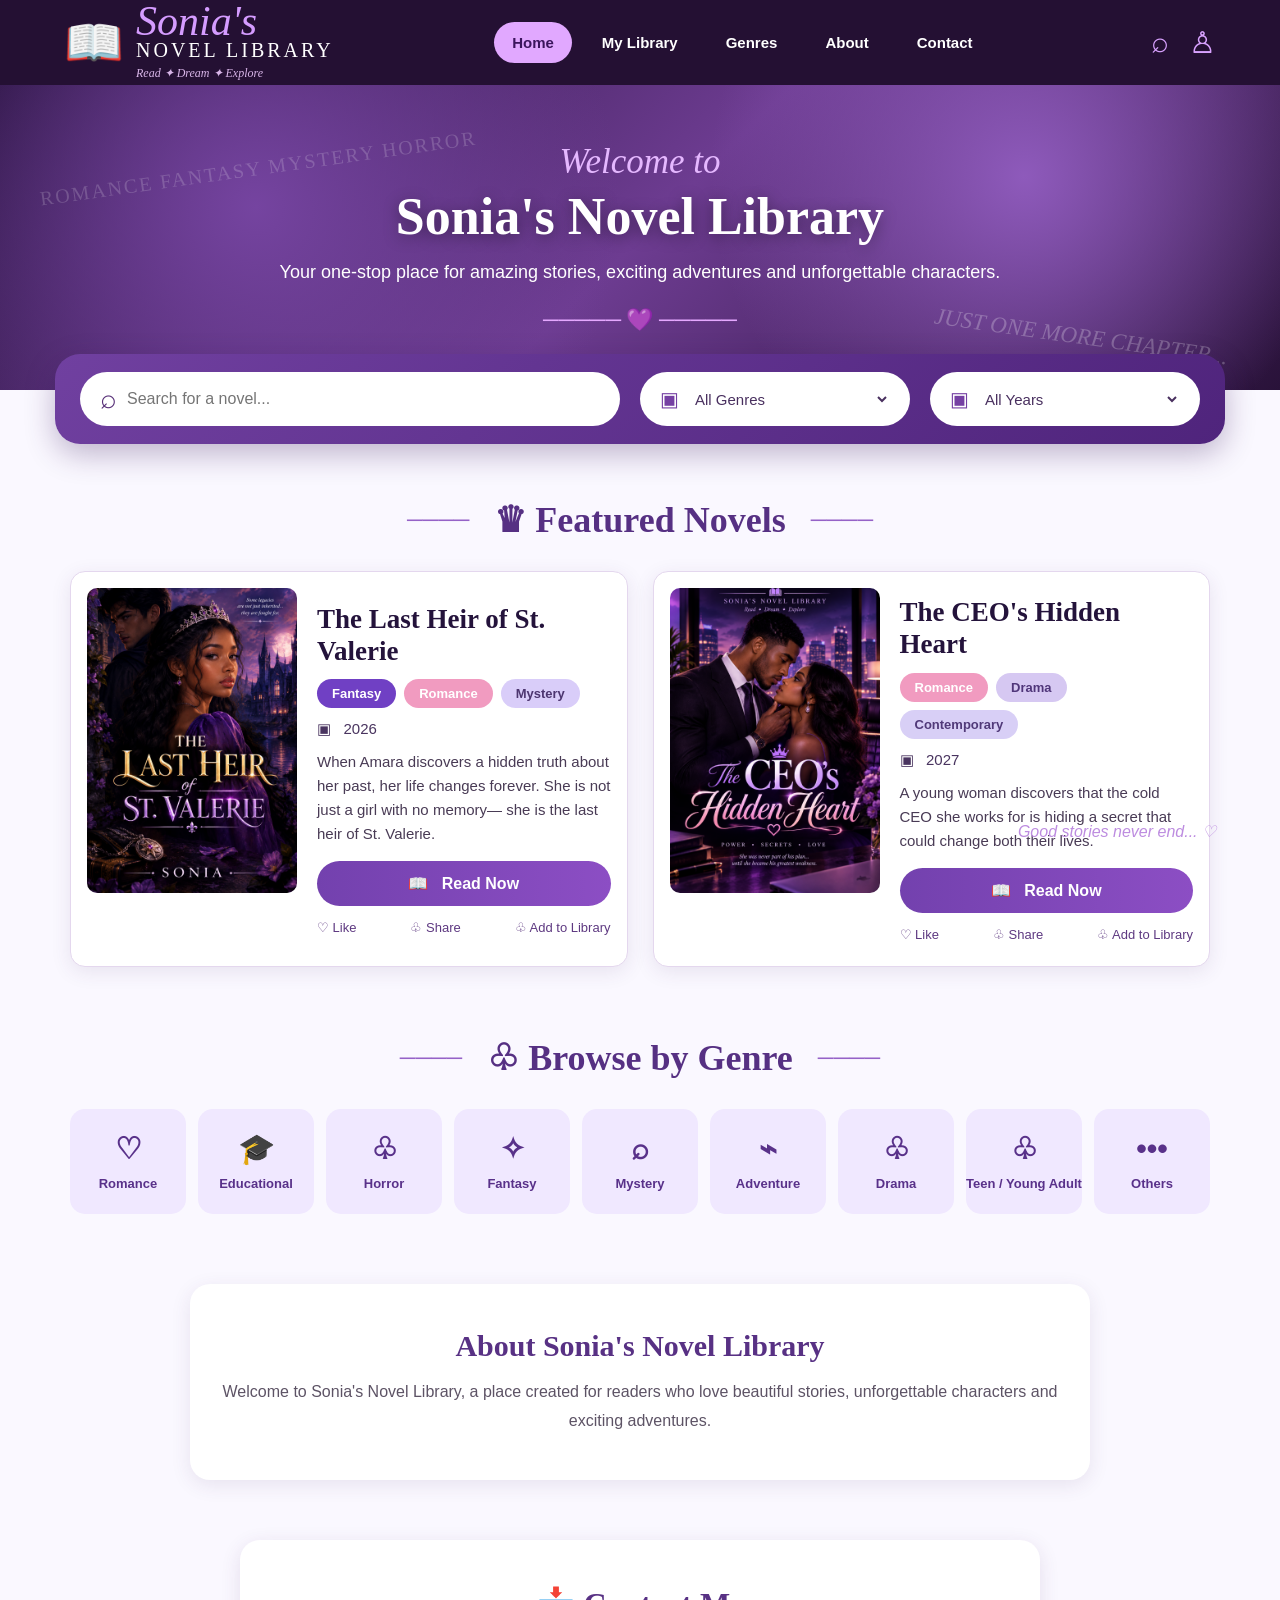
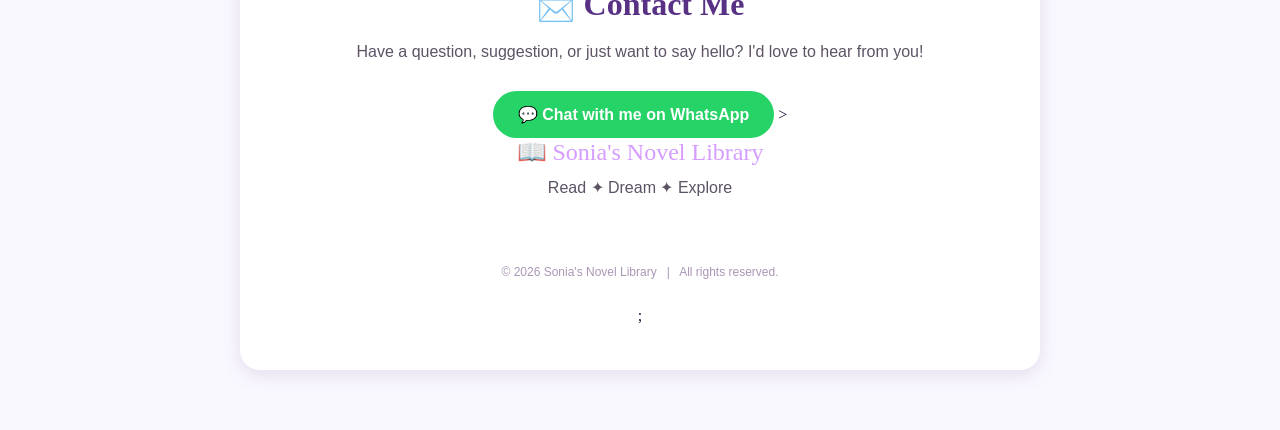
<file: index.html>
<!DOCTYPE html>
<html lang="en">

<head>
    <meta charset="UTF-8">
    <meta name="viewport" content="width=device-width, initial-scale=1.0">

    <title>Sonia's Novel Library</title>

    <link rel="stylesheet" href="style.css">
</head>

<body>

    <!-- ================= HEADER ================= -->

    <header class="main-header">

        <div class="logo">

            <div class="book-logo">📖</div>

            <div>
                <div class="logo-name">Sonia's</div>
                <div class="logo-subtitle">NOVEL LIBRARY</div>
                <div class="logo-motto">
                    Read ✦ Dream ✦ Explore
                </div>
            </div>

        </div>


        <nav>

            <a href="#home" class="active">Home</a>

            <a href="#library">
                My Library
            </a>

            <a href="#genres">
                Genres
            </a>

            <a href="#about">
                About
            </a>

            <a href="#contact">
                Contact
            </a>

        </nav>


        <div class="header-icons">
            <span>⌕</span>
            <span>♙</span>
        </div>

    </header>



    <!-- ================= HERO ================= -->

    <section class="hero" id="home">

        <div class="hero-overlay">

            <p class="hero-welcome">
                Welcome to
            </p>

            <h1>
                Sonia's Novel Library
            </h1>

            <p class="hero-description">
                Your one-stop place for amazing stories,
                exciting adventures and unforgettable characters.
            </p>

            <div class="hero-decoration">
                ───── 💜 ─────
            </div>

        </div>

    </section>



    <!-- ================= SEARCH ================= -->

    <section class="search-section">

        <div class="search-box">

            <span class="search-icon">⌕</span>

            <input
                type="text"
                id="searchInput"
                placeholder="Search for a novel..."
            >

        </div>


        <div class="filter-box">

            <span>▣</span>

            <select id="genreFilter">

                <option value="all">
                    All Genres
                </option>

                <option value="Romance">
                    Romance
                </option>

                <option value="Educational">
                    Educational
                </option>

                <option value="Horror">
                    Horror
                </option>

                <option value="Fantasy">
                    Fantasy
                </option>

                <option value="Mystery">
                    Mystery
                </option>

                <option value="Adventure">
                    Adventure
                </option>

                <option value="Drama">
                    Drama
                </option>

            </select>

        </div>


        <div class="filter-box">

            <span>▣</span>

            <select id="yearFilter">

                <option value="all">
                    All Years
                </option>

                <option value="2026">
                    2026
                </option>

                <option value="2027">
                    2027
                </option>

                <option value="2028">
                    2028
                </option>

                <option value="2029">
                    2029
                </option>

                <option value="2030">
                    2030
                </option>

            </select>

        </div>

    </section>



    <!-- ================= FEATURED NOVELS ================= -->

    <main>

        <section class="featured-section" id="library">

            <div class="section-title">

                <span>────</span>

                <h2>♛ Featured Novels</h2>

                <span>────</span>

            </div>


            <div class="novel-grid">


                <!-- ========== NOVEL 1 ========== -->

                <article
                    class="novel-card"
                    data-genre="Fantasy"
                    data-year="2026"
                >

                    <img
                        src="images/last-heir.jpg"
                        alt="The Last Heir of St. Valerie"
                    >


                    <div class="novel-content">

                        <h3>
                            The Last Heir of
                            St. Valerie
                        </h3>


                        <div class="tags">

                            <span class="tag fantasy">
                                Fantasy
                            </span>

                            <span class="tag romance">
                                Romance
                            </span>

                            <span class="tag mystery">
                                Mystery
                            </span>

                        </div>


                        <p class="year">
                            ▣ &nbsp; 2026
                        </p>


                        <p class="description">
                            When Amara discovers a hidden truth
                            about her past, her life changes forever.
                            She is not just a girl with no memory—
                            she is the last heir of St. Valerie.
                        </p>


                        <a
                            href="novels/last-heir.html"
                            class="read-button"
                        >
                            📖 &nbsp; Read Now
                        </a>


                        <div class="novel-actions">

                            <button>
                                ♡ Like
                            </button>

                            <button>
                                ♧ Share
                            </button>

                            <button>
                                ♧ Add to Library
                            </button>

                        </div>

                    </div>

                </article>



                <!-- ========== NOVEL 2 ========== -->

                <article
                    class="novel-card"
                    data-genre="Romance"
                    data-year="2027"
                >

                    <img
                        src="images/ceo-hidden-heart.png"
                        alt="The CEO's Hidden Heart"
                    >


                    <div class="novel-content">

                        <h3>
                            The CEO's Hidden
                            Heart
                        </h3>


                        <div class="tags">

                            <span class="tag romance">
                                Romance
                            </span>

                            <span class="tag drama">
                                Drama
                            </span>

                            <span class="tag contemporary">
                                Contemporary
                            </span>

                        </div>


                        <p class="year">
                            ▣ &nbsp; 2027
                        </p>


                        <p class="description">
                            A young woman discovers that the cold
                            CEO she works for is hiding a secret
                            that could change both their lives.
                        </p>


                        <a
                            href="novels/ceo-hidden-heart.html"
                            class="read-button"
                        >
                            📖 &nbsp; Read Now
                        </a>


                        <div class="novel-actions">

                            <button>
                                ♡ Like
                            </button>

                            <button>
                                ♧ Share
                            </button>

                            <button>
                                ♧ Add to Library
                            </button>

                        </div>

                    </div>

                </article>

            </div>

        </section>



        <!-- ================= GENRES ================= -->

        <section
            class="genres-section"
            id="genres"
        >

            <div class="section-title">

                <span>────</span>

                <h2>♧ Browse by Genre</h2>

                <span>────</span>

            </div>


            <div class="genre-grid">


                <button class="genre-box" data-genre="Romance">
                    <strong>♡</strong>
                    <span>Romance</span>
                </button>


                <button class="genre-box" data-genre="Educational">
                    <strong>🎓</strong>
                    <span>Educational</span>
                </button>


                <button class="genre-box" data-genre="Horror">
                    <strong>♧</strong>
                    <span>Horror</span>
                </button>


                <button class="genre-box" data-genre="Fantasy">
                    <strong>✧</strong>
                    <span>Fantasy</span>
                </button>


                <button class="genre-box" data-genre="Mystery">
                    <strong>⌕</strong>
                    <span>Mystery</span>
                </button>


                <button class="genre-box" data-genre="Adventure">
                    <strong>⌁</strong>
                    <span>Adventure</span>
                </button>


                <button class="genre-box" data-genre="Drama">
                    <strong>♧</strong>
                    <span>Drama</span>
                </button>


                <button class="genre-box">
                    <strong>♧</strong>
                    <span>Teen / Young Adult</span>
                </button>


                <button
                    class="genre-box"
                    data-genre="all"
                >
                    <strong>•••</strong>
                    <span>Others</span>
                </button>

            </div>

        </section>



        <!-- ================= ABOUT ================= -->

        <section
            class="about-section"
            id="about"
        >

            <h2>About Sonia's Novel Library</h2>

            <p>
                Welcome to Sonia's Novel Library, a place
                created for readers who love beautiful stories,
                unforgettable characters and exciting adventures.
            </p>

        </section>

    </main>



    <!-- ================= FOOTER ================= -->

    <footer
        <section class="contact-section" id="contact">

    <h2>📩 Contact Me</h2>

    <p>
        Have a question, suggestion, or just want to say hello?
        I'd love to hear from you!
    </p>

    <a
        href="https://wa.me/07040806806?text=Hello%20Sonia%2C%20I%20found%20your%20Novel%20Library!"
        target="_blank"
        class="whatsapp-button"
    >
        💬 Chat with me on WhatsApp
    </a>

</section>
    >

        <div class="footer-logo">
            📖 Sonia's Novel Library
        </div>

        <p>
            Read ✦ Dream ✦ Explore
        </p>

        <div class="footer-links">

            <a href="#home">Home</a>

            <a href="#library">My Library</a>

            <a href="#genres">Genres</a>

            <a href="#about">About</a>

            <a href="#contact">Contact</a>

        </div>

        <p class="copyright">
            © 2026 Sonia's Novel Library
            &nbsp; | &nbsp;
            All rights reserved.
        </p>

        <p class="footer-ending">
            Good stories never end... ♡
        </p>
;
    </footer>



    <script src="script.js"></script>

</body>

</html>
</file>
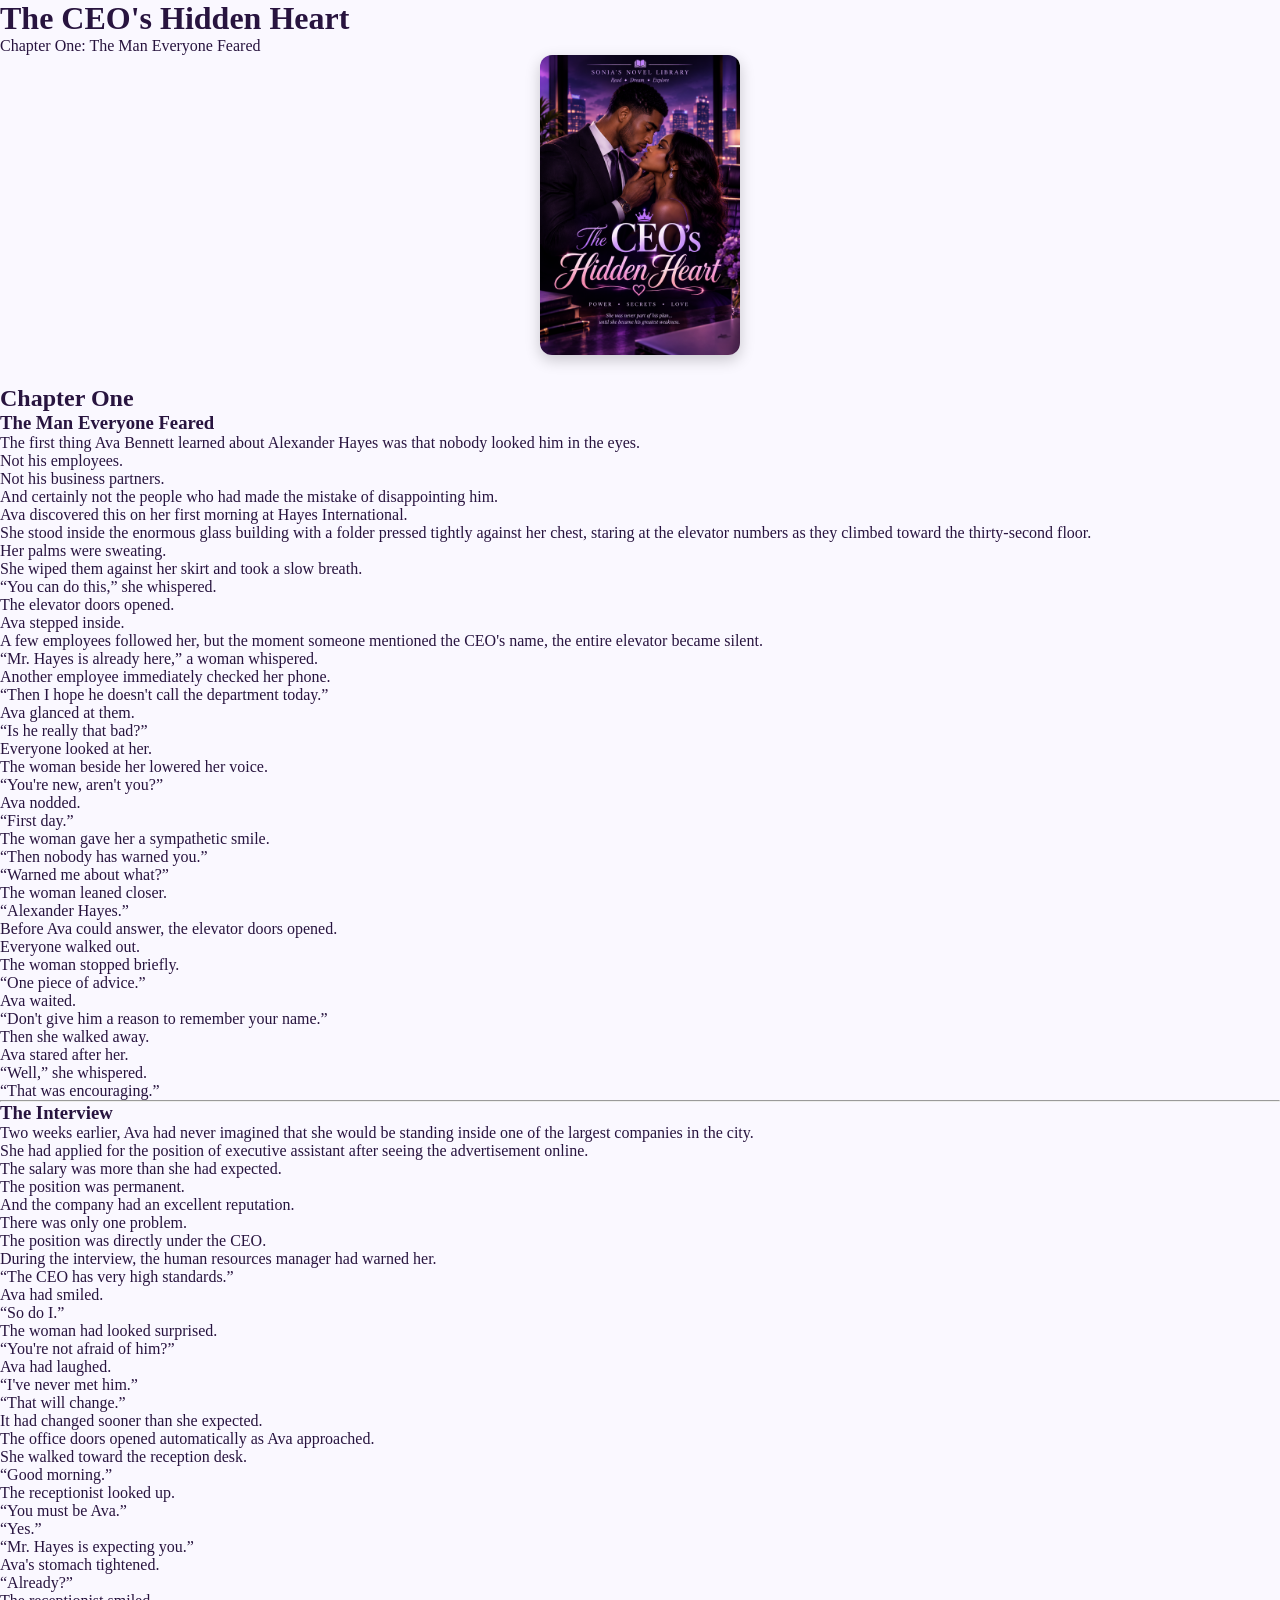
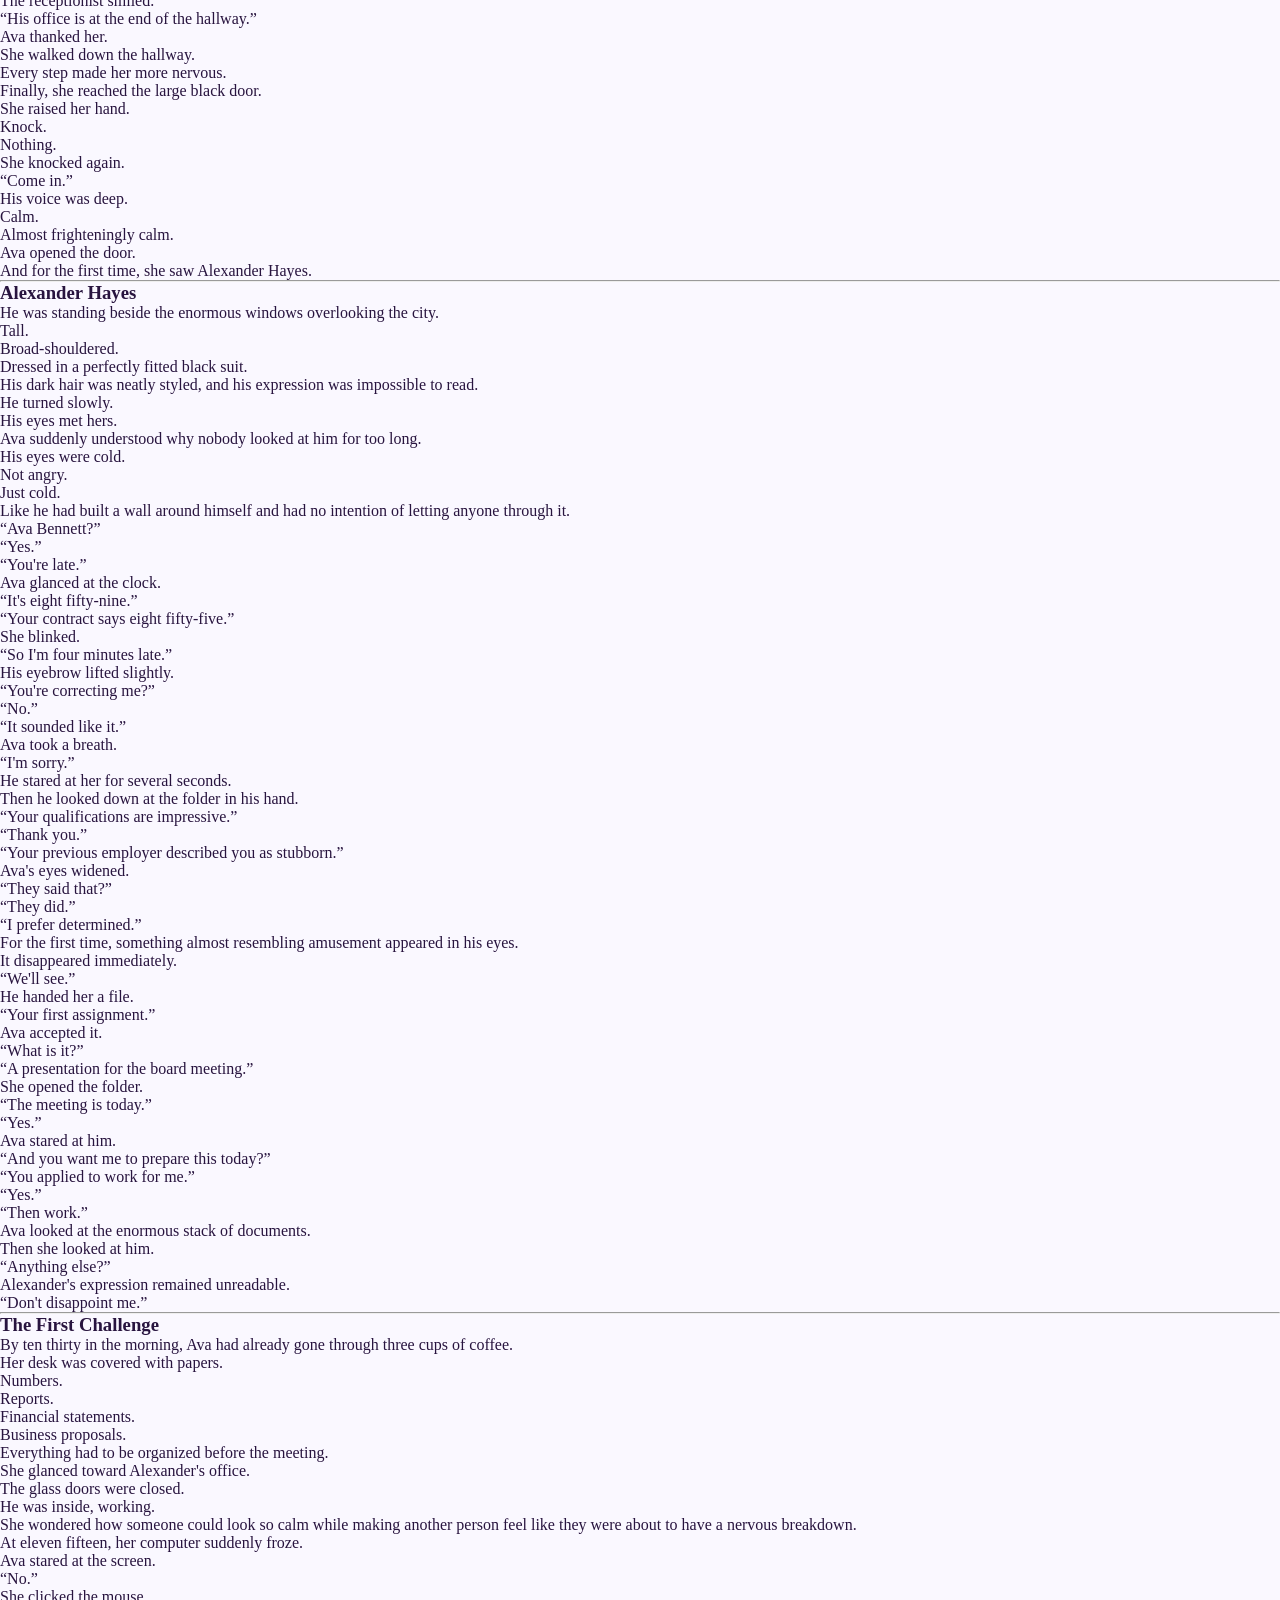
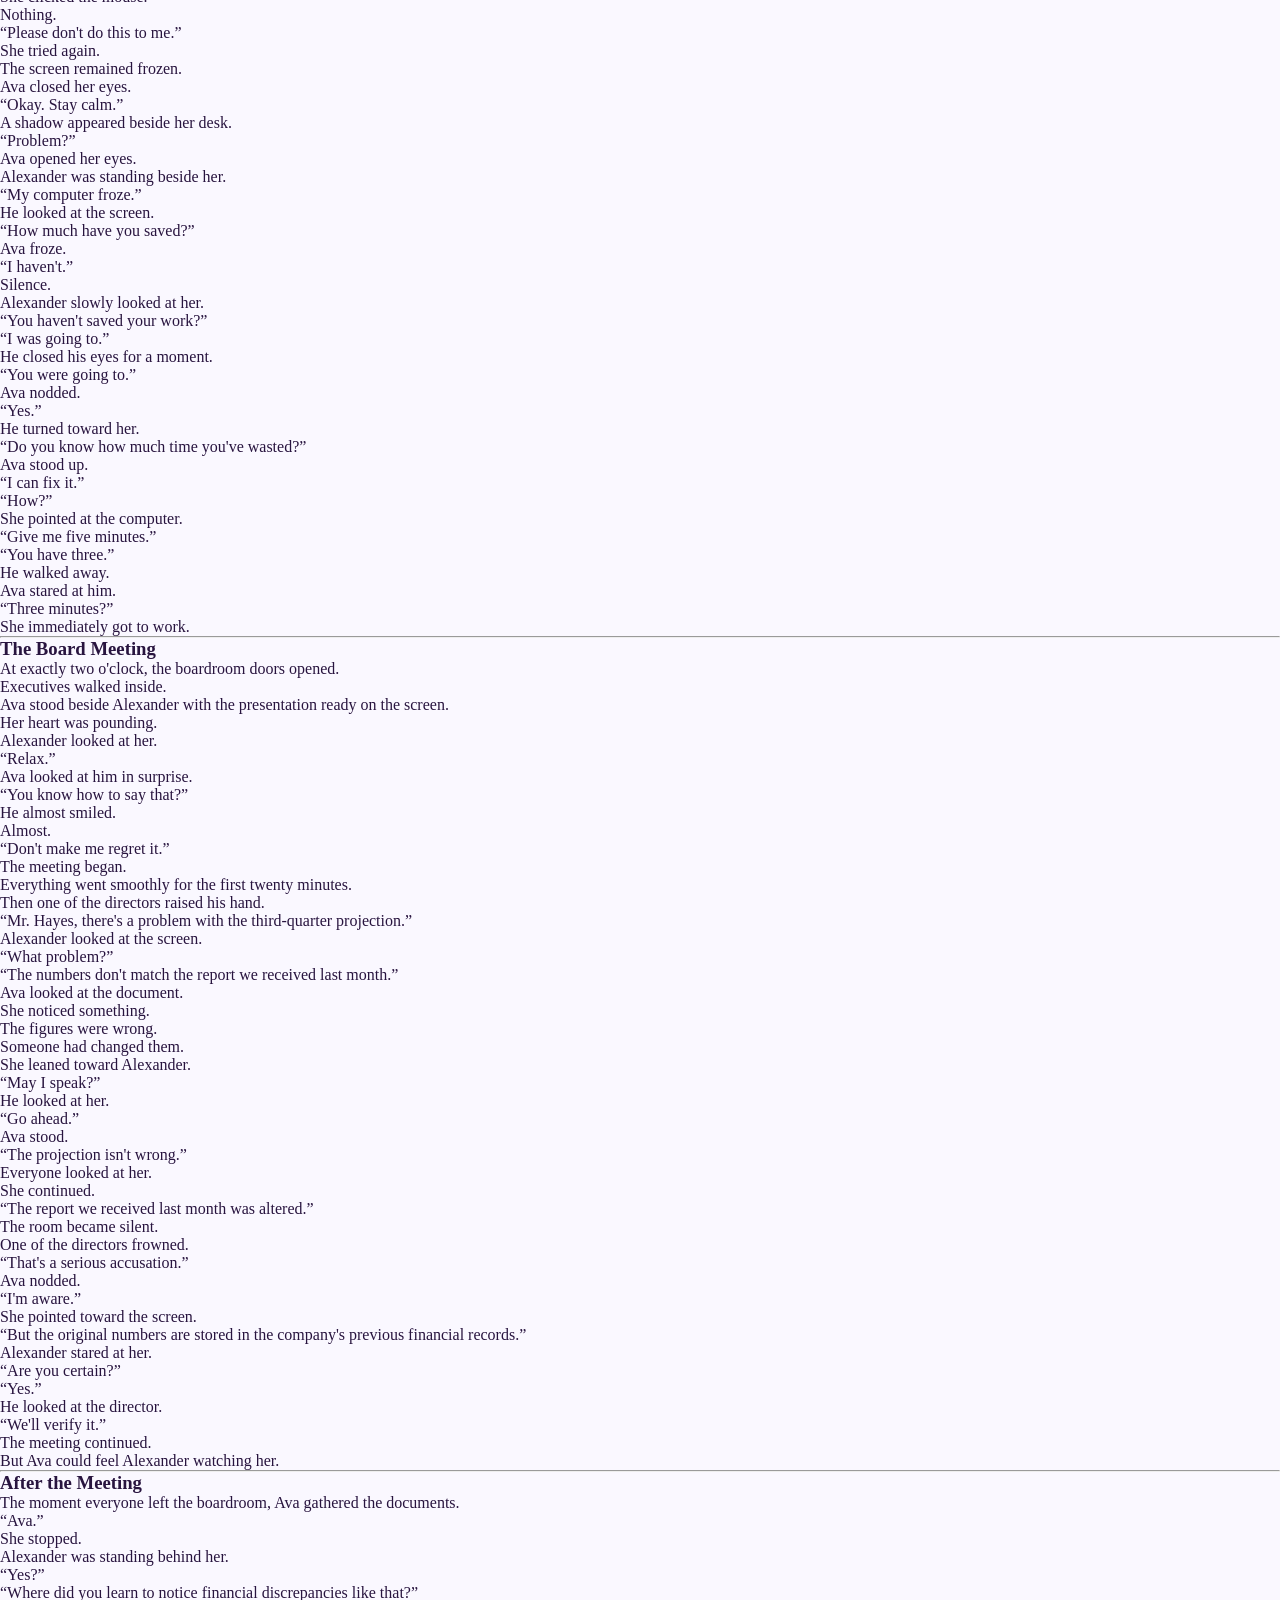
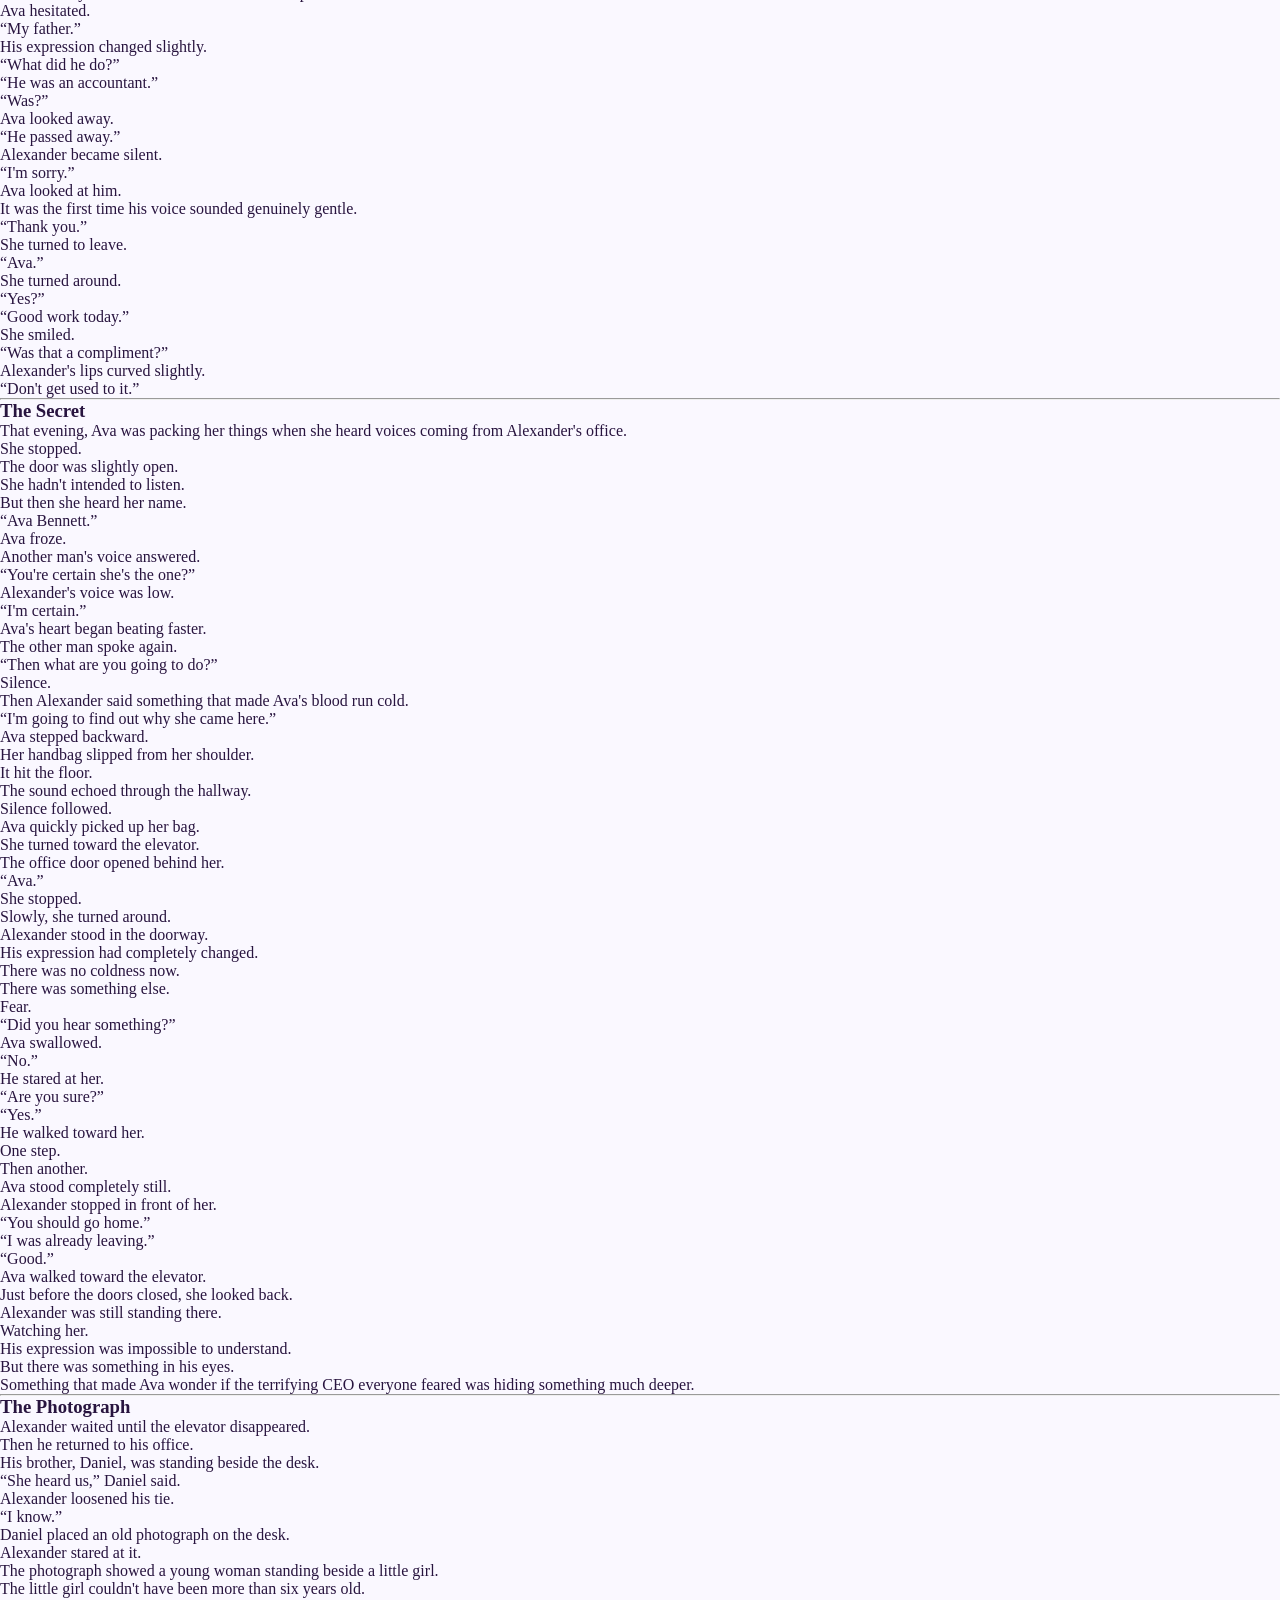
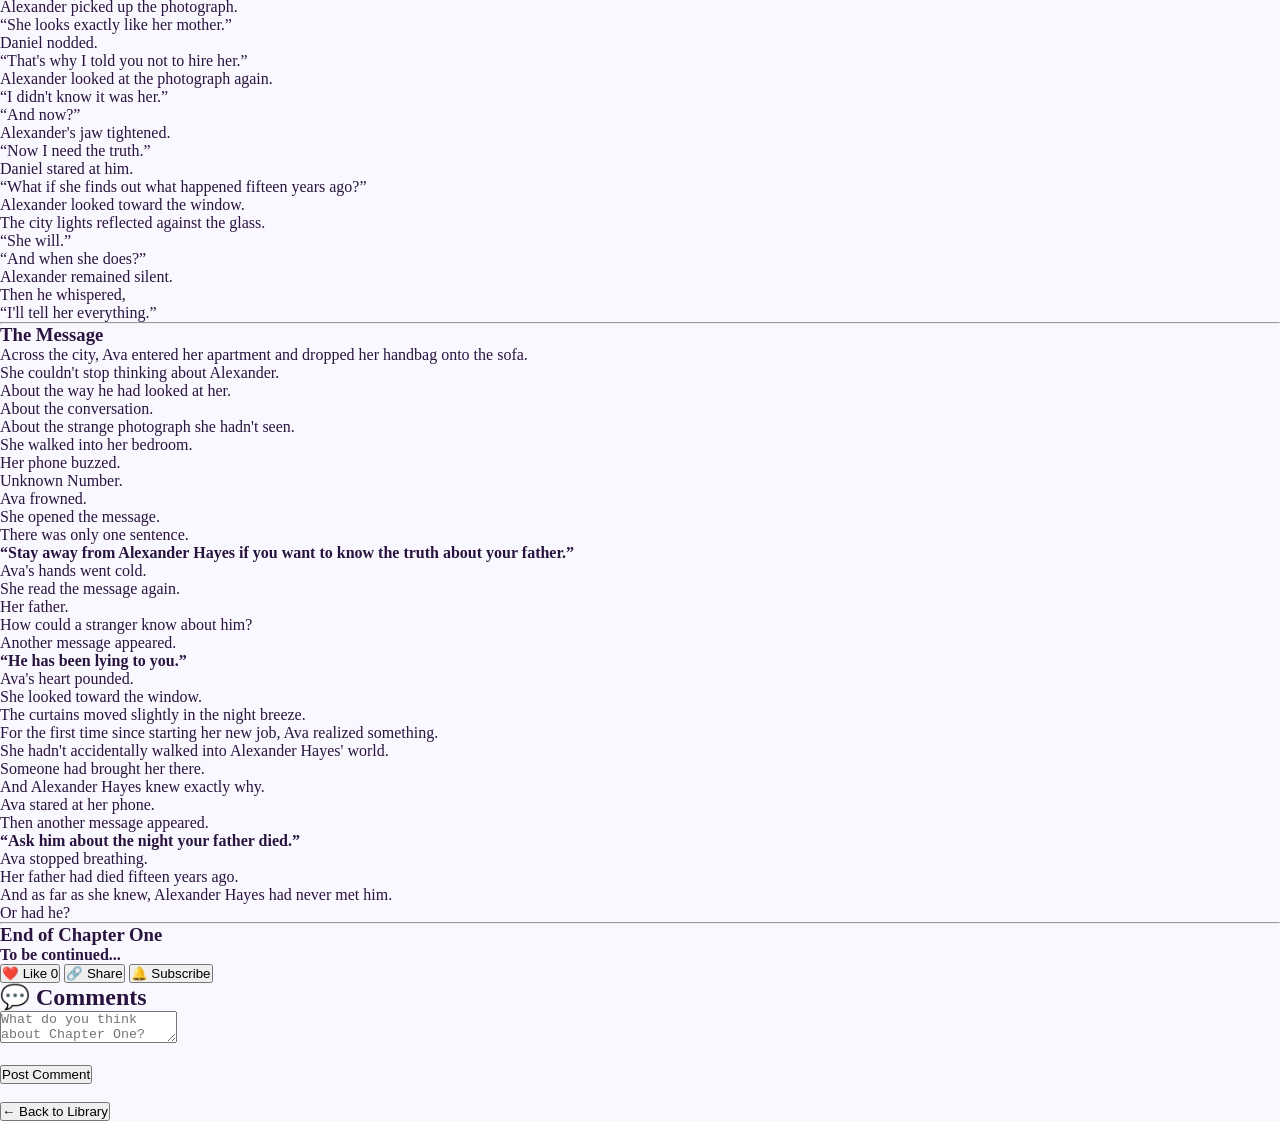
<file: novels/ceo-hidden-heart.html>
<!DOCTYPE html>
<html lang="en">

<head>
    <meta charset="UTF-8">

    <meta name="viewport" content="width=device-width, initial-scale=1.0">

    <title>The CEO's Hidden Heart</title>

    <link rel="stylesheet" href="../style.css">
</head>


<body>


    <!-- ================= HEADER ================= -->

    <header>

        <h1>The CEO's Hidden Heart</h1>

        <p>
            Chapter One: The Man Everyone Feared
        </p>

    </header>



    <!-- ================= STORY ================= -->

    <main class="chapter">


        <!-- BOOK COVER -->

        <img
            src="../images/ceo-hidden-heart.png" 
            alt="The CEO's Hidden Heart" 
            class="story-cover"
        >


        <!-- CHAPTER TITLE -->

        <h2>Chapter One</h2>

        <h3>The Man Everyone Feared</h3>



        <!-- ================= STORY ================= -->


        <p>
            The first thing Ava Bennett learned about Alexander
            Hayes was that nobody looked him in the eyes.
        </p>


        <p>
            Not his employees.
        </p>


        <p>
            Not his business partners.
        </p>


        <p>
            And certainly not the people who had made the mistake
            of disappointing him.
        </p>


        <p>
            Ava discovered this on her first morning at Hayes
            International.
        </p>


        <p>
            She stood inside the enormous glass building with
            a folder pressed tightly against her chest, staring
            at the elevator numbers as they climbed toward the
            thirty-second floor.
        </p>


        <p>
            Her palms were sweating.
        </p>


        <p>
            She wiped them against her skirt and took a slow breath.
        </p>


        <p>
            “You can do this,” she whispered.
        </p>


        <p>
            The elevator doors opened.
        </p>


        <p>
            Ava stepped inside.
        </p>


        <p>
            A few employees followed her, but the moment someone
            mentioned the CEO's name, the entire elevator became
            silent.
        </p>


        <p>
            “Mr. Hayes is already here,” a woman whispered.
        </p>


        <p>
            Another employee immediately checked her phone.
        </p>


        <p>
            “Then I hope he doesn't call the department today.”
        </p>


        <p>
            Ava glanced at them.
        </p>


        <p>
            “Is he really that bad?”
        </p>


        <p>
            Everyone looked at her.
        </p>


        <p>
            The woman beside her lowered her voice.
        </p>


        <p>
            “You're new, aren't you?”
        </p>


        <p>
            Ava nodded.
        </p>


        <p>
            “First day.”
        </p>


        <p>
            The woman gave her a sympathetic smile.
        </p>


        <p>
            “Then nobody has warned you.”
        </p>


        <p>
            “Warned me about what?”
        </p>


        <p>
            The woman leaned closer.
        </p>


        <p>
            “Alexander Hayes.”
        </p>


        <p>
            Before Ava could answer, the elevator doors opened.
        </p>


        <p>
            Everyone walked out.
        </p>


        <p>
            The woman stopped briefly.
        </p>


        <p>
            “One piece of advice.”
        </p>


        <p>
            Ava waited.
        </p>


        <p>
            “Don't give him a reason to remember your name.”
        </p>


        <p>
            Then she walked away.
        </p>


        <p>
            Ava stared after her.
        </p>


        <p>
            “Well,” she whispered.
        </p>


        <p>
            “That was encouraging.”
        </p>



        <hr>



        <h3>The Interview</h3>


        <p>
            Two weeks earlier, Ava had never imagined that she
            would be standing inside one of the largest companies
            in the city.
        </p>


        <p>
            She had applied for the position of executive assistant
            after seeing the advertisement online.
        </p>


        <p>
            The salary was more than she had expected.
        </p>


        <p>
            The position was permanent.
        </p>


        <p>
            And the company had an excellent reputation.
        </p>


        <p>
            There was only one problem.
        </p>


        <p>
            The position was directly under the CEO.
        </p>


        <p>
            During the interview, the human resources manager had
            warned her.
        </p>


        <p>
            “The CEO has very high standards.”
        </p>


        <p>
            Ava had smiled.
        </p>


        <p>
            “So do I.”
        </p>


        <p>
            The woman had looked surprised.
        </p>


        <p>
            “You're not afraid of him?”
        </p>


        <p>
            Ava had laughed.
        </p>


        <p>
            “I've never met him.”
        </p>


        <p>
            “That will change.”
        </p>


        <p>
            It had changed sooner than she expected.
        </p>


        <p>
            The office doors opened automatically as Ava approached.
        </p>


        <p>
            She walked toward the reception desk.
        </p>


        <p>
            “Good morning.”
        </p>


        <p>
            The receptionist looked up.
        </p>


        <p>
            “You must be Ava.”
        </p>


        <p>
            “Yes.”
        </p>


        <p>
            “Mr. Hayes is expecting you.”
        </p>


        <p>
            Ava's stomach tightened.
        </p>


        <p>
            “Already?”
        </p>


        <p>
            The receptionist smiled.
        </p>


        <p>
            “His office is at the end of the hallway.”
        </p>


        <p>
            Ava thanked her.
        </p>


        <p>
            She walked down the hallway.
        </p>


        <p>
            Every step made her more nervous.
        </p>


        <p>
            Finally, she reached the large black door.
        </p>


        <p>
            She raised her hand.
        </p>


        <p>
            Knock.
        </p>


        <p>
            Nothing.
        </p>


        <p>
            She knocked again.
        </p>


        <p>
            “Come in.”
        </p>


        <p>
            His voice was deep.
        </p>


        <p>
            Calm.
        </p>


        <p>
            Almost frighteningly calm.
        </p>


        <p>
            Ava opened the door.
        </p>


        <p>
            And for the first time, she saw Alexander Hayes.
        </p>



        <hr>



        <h3>Alexander Hayes</h3>


        <p>
            He was standing beside the enormous windows overlooking
            the city.
        </p>


        <p>
            Tall.
        </p>


        <p>
            Broad-shouldered.
        </p>


        <p>
            Dressed in a perfectly fitted black suit.
        </p>


        <p>
            His dark hair was neatly styled, and his expression
            was impossible to read.
        </p>


        <p>
            He turned slowly.
        </p>


        <p>
            His eyes met hers.
        </p>


        <p>
            Ava suddenly understood why nobody looked at him for
            too long.
        </p>


        <p>
            His eyes were cold.
        </p>


        <p>
            Not angry.
        </p>


        <p>
            Just cold.
        </p>


        <p>
            Like he had built a wall around himself and had no
            intention of letting anyone through it.
        </p>


        <p>
            “Ava Bennett?”
        </p>


        <p>
            “Yes.”
        </p>


        <p>
            “You're late.”
        </p>


        <p>
            Ava glanced at the clock.
        </p>


        <p>
            “It's eight fifty-nine.”
        </p>


        <p>
            “Your contract says eight fifty-five.”
        </p>


        <p>
            She blinked.
        </p>


        <p>
            “So I'm four minutes late.”
        </p>


        <p>
            His eyebrow lifted slightly.
        </p>


        <p>
            “You're correcting me?”
        </p>


        <p>
            “No.”
        </p>


        <p>
            “It sounded like it.”
        </p>


        <p>
            Ava took a breath.
        </p>


        <p>
            “I'm sorry.”
        </p>


        <p>
            He stared at her for several seconds.
        </p>


        <p>
            Then he looked down at the folder in his hand.
        </p>


        <p>
            “Your qualifications are impressive.”
        </p>


        <p>
            “Thank you.”
        </p>


        <p>
            “Your previous employer described you as stubborn.”
        </p>


        <p>
            Ava's eyes widened.
        </p>


        <p>
            “They said that?”
        </p>


        <p>
            “They did.”
        </p>


        <p>
            “I prefer determined.”
        </p>


        <p>
            For the first time, something almost resembling amusement
            appeared in his eyes.
        </p>


        <p>
            It disappeared immediately.
        </p>


        <p>
            “We'll see.”
        </p>


        <p>
            He handed her a file.
        </p>


        <p>
            “Your first assignment.”
        </p>


        <p>
            Ava accepted it.
        </p>


        <p>
            “What is it?”
        </p>


        <p>
            “A presentation for the board meeting.”
        </p>


        <p>
            She opened the folder.
        </p>


        <p>
            “The meeting is today.”
        </p>


        <p>
            “Yes.”
        </p>


        <p>
            Ava stared at him.
        </p>


        <p>
            “And you want me to prepare this today?”
        </p>


        <p>
            “You applied to work for me.”
        </p>


        <p>
            “Yes.”
        </p>


        <p>
            “Then work.”
        </p>


        <p>
            Ava looked at the enormous stack of documents.
        </p>


        <p>
            Then she looked at him.
        </p>


        <p>
            “Anything else?”
        </p>


        <p>
            Alexander's expression remained unreadable.
        </p>


        <p>
            “Don't disappoint me.”
        </p>



        <hr>



        <h3>The First Challenge</h3>


        <p>
            By ten thirty in the morning, Ava had already gone
            through three cups of coffee.
        </p>


        <p>
            Her desk was covered with papers.
        </p>


        <p>
            Numbers.
        </p>


        <p>
            Reports.
        </p>


        <p>
            Financial statements.
        </p>


        <p>
            Business proposals.
        </p>


        <p>
            Everything had to be organized before the meeting.
        </p>


        <p>
            She glanced toward Alexander's office.
        </p>


        <p>
            The glass doors were closed.
        </p>


        <p>
            He was inside, working.
        </p>


        <p>
            She wondered how someone could look so calm while
            making another person feel like they were about to
            have a nervous breakdown.
        </p>


        <p>
            At eleven fifteen, her computer suddenly froze.
        </p>


        <p>
            Ava stared at the screen.
        </p>


        <p>
            “No.”
        </p>


        <p>
            She clicked the mouse.
        </p>


        <p>
            Nothing.
        </p>


        <p>
            “Please don't do this to me.”
        </p>


        <p>
            She tried again.
        </p>


        <p>
            The screen remained frozen.
        </p>


        <p>
            Ava closed her eyes.
        </p>


        <p>
            “Okay. Stay calm.”
        </p>


        <p>
            A shadow appeared beside her desk.
        </p>


        <p>
            “Problem?”
        </p>


        <p>
            Ava opened her eyes.
        </p>


        <p>
            Alexander was standing beside her.
        </p>


        <p>
            “My computer froze.”
        </p>


        <p>
            He looked at the screen.
        </p>


        <p>
            “How much have you saved?”
        </p>


        <p>
            Ava froze.
        </p>


        <p>
            “I haven't.”
        </p>


        <p>
            Silence.
        </p>


        <p>
            Alexander slowly looked at her.
        </p>


        <p>
            “You haven't saved your work?”
        </p>


        <p>
            “I was going to.”
        </p>


        <p>
            He closed his eyes for a moment.
        </p>


        <p>
            “You were going to.”
        </p>


        <p>
            Ava nodded.
        </p>


        <p>
            “Yes.”
        </p>


        <p>
            He turned toward her.
        </p>


        <p>
            “Do you know how much time you've wasted?”
        </p>


        <p>
            Ava stood up.
        </p>


        <p>
            “I can fix it.”
        </p>


        <p>
            “How?”
        </p>


        <p>
            She pointed at the computer.
        </p>


        <p>
            “Give me five minutes.”
        </p>


        <p>
            “You have three.”
        </p>


        <p>
            He walked away.
        </p>


        <p>
            Ava stared at him.
        </p>


        <p>
            “Three minutes?”
        </p>


        <p>
            She immediately got to work.
        </p>



        <hr>



        <h3>The Board Meeting</h3>


        <p>
            At exactly two o'clock, the boardroom doors opened.
        </p>


        <p>
            Executives walked inside.
        </p>


        <p>
            Ava stood beside Alexander with the presentation
            ready on the screen.
        </p>


        <p>
            Her heart was pounding.
        </p>


        <p>
            Alexander looked at her.
        </p>


        <p>
            “Relax.”
        </p>


        <p>
            Ava looked at him in surprise.
        </p>


        <p>
            “You know how to say that?”
        </p>


        <p>
            He almost smiled.
        </p>


        <p>
            Almost.
        </p>


        <p>
            “Don't make me regret it.”
        </p>


        <p>
            The meeting began.
        </p>


        <p>
            Everything went smoothly for the first twenty minutes.
        </p>


        <p>
            Then one of the directors raised his hand.
        </p>


        <p>
            “Mr. Hayes, there's a problem with the third-quarter
            projection.”
        </p>


        <p>
            Alexander looked at the screen.
        </p>


        <p>
            “What problem?”
        </p>


        <p>
            “The numbers don't match the report we received last
            month.”
        </p>


        <p>
            Ava looked at the document.
        </p>


        <p>
            She noticed something.
        </p>


        <p>
            The figures were wrong.
        </p>


        <p>
            Someone had changed them.
        </p>


        <p>
            She leaned toward Alexander.
        </p>


        <p>
            “May I speak?”
        </p>


        <p>
            He looked at her.
        </p>


        <p>
            “Go ahead.”
        </p>


        <p>
            Ava stood.
        </p>


        <p>
            “The projection isn't wrong.”
        </p>


        <p>
            Everyone looked at her.
        </p>


        <p>
            She continued.
        </p>


        <p>
            “The report we received last month was altered.”
        </p>


        <p>
            The room became silent.
        </p>


        <p>
            One of the directors frowned.
        </p>


        <p>
            “That's a serious accusation.”
        </p>


        <p>
            Ava nodded.
        </p>


        <p>
            “I'm aware.”
        </p>


        <p>
            She pointed toward the screen.
        </p>


        <p>
            “But the original numbers are stored in the company's
            previous financial records.”
        </p>


        <p>
            Alexander stared at her.
        </p>


        <p>
            “Are you certain?”
        </p>


        <p>
            “Yes.”
        </p>


        <p>
            He looked at the director.
        </p>


        <p>
            “We'll verify it.”
        </p>


        <p>
            The meeting continued.
        </p>


        <p>
            But Ava could feel Alexander watching her.
        </p>



        <hr>



        <h3>After the Meeting</h3>


        <p>
            The moment everyone left the boardroom, Ava gathered
            the documents.
        </p>


        <p>
            “Ava.”
        </p>


        <p>
            She stopped.
        </p>


        <p>
            Alexander was standing behind her.
        </p>


        <p>
            “Yes?”
        </p>


        <p>
            “Where did you learn to notice financial discrepancies
            like that?”
        </p>


        <p>
            Ava hesitated.
        </p>


        <p>
            “My father.”
        </p>


        <p>
            His expression changed slightly.
        </p>


        <p>
            “What did he do?”
        </p>


        <p>
            “He was an accountant.”
        </p>


        <p>
            “Was?”
        </p>


        <p>
            Ava looked away.
        </p>


        <p>
            “He passed away.”
        </p>


        <p>
            Alexander became silent.
        </p>


        <p>
            “I'm sorry.”
        </p>


        <p>
            Ava looked at him.
        </p>


        <p>
            It was the first time his voice sounded genuinely
            gentle.
        </p>


        <p>
            “Thank you.”
        </p>


        <p>
            She turned to leave.
        </p>


        <p>
            “Ava.”
        </p>


        <p>
            She turned around.
        </p>


        <p>
            “Yes?”
        </p>


        <p>
            “Good work today.”
        </p>


        <p>
            She smiled.
        </p>


        <p>
            “Was that a compliment?”
        </p>


        <p>
            Alexander's lips curved slightly.
        </p>


        <p>
            “Don't get used to it.”
        </p>



        <hr>



        <h3>The Secret</h3>


        <p>
            That evening, Ava was packing her things when she heard
            voices coming from Alexander's office.
        </p>


        <p>
            She stopped.
        </p>


        <p>
            The door was slightly open.
        </p>


        <p>
            She hadn't intended to listen.
        </p>


        <p>
            But then she heard her name.
        </p>


        <p>
            “Ava Bennett.”
        </p>


        <p>
            Ava froze.
        </p>


        <p>
            Another man's voice answered.
        </p>


        <p>
            “You're certain she's the one?”
        </p>


        <p>
            Alexander's voice was low.
        </p>


        <p>
            “I'm certain.”
        </p>


        <p>
            Ava's heart began beating faster.
        </p>


        <p>
            The other man spoke again.
        </p>


        <p>
            “Then what are you going to do?”
        </p>


        <p>
            Silence.
        </p>


        <p>
            Then Alexander said something that made Ava's blood
            run cold.
        </p>


        <p>
            “I'm going to find out why she came here.”
        </p>


        <p>
            Ava stepped backward.
        </p>


        <p>
            Her handbag slipped from her shoulder.
        </p>


        <p>
            It hit the floor.
        </p>


        <p>
            The sound echoed through the hallway.
        </p>


        <p>
            Silence followed.
        </p>


        <p>
            Ava quickly picked up her bag.
        </p>


        <p>
            She turned toward the elevator.
        </p>


        <p>
            The office door opened behind her.
        </p>


        <p>
            “Ava.”
        </p>


        <p>
            She stopped.
        </p>


        <p>
            Slowly, she turned around.
        </p>


        <p>
            Alexander stood in the doorway.
        </p>


        <p>
            His expression had completely changed.
        </p>


        <p>
            There was no coldness now.
        </p>


        <p>
            There was something else.
        </p>


        <p>
            Fear.
        </p>


        <p>
            “Did you hear something?”
        </p>


        <p>
            Ava swallowed.
        </p>


        <p>
            “No.”
        </p>


        <p>
            He stared at her.
        </p>


        <p>
            “Are you sure?”
        </p>


        <p>
            “Yes.”
        </p>


        <p>
            He walked toward her.
        </p>


        <p>
            One step.
        </p>


        <p>
            Then another.
        </p>


        <p>
            Ava stood completely still.
        </p>


        <p>
            Alexander stopped in front of her.
        </p>


        <p>
            “You should go home.”
        </p>


        <p>
            “I was already leaving.”
        </p>


        <p>
            “Good.”
        </p>


        <p>
            Ava walked toward the elevator.
        </p>


        <p>
            Just before the doors closed, she looked back.
        </p>


        <p>
            Alexander was still standing there.
        </p>


        <p>
            Watching her.
        </p>


        <p>
            His expression was impossible to understand.
        </p>


        <p>
            But there was something in his eyes.
        </p>


        <p>
            Something that made Ava wonder if the terrifying CEO
            everyone feared was hiding something much deeper.
        </p>



        <hr>



        <h3>The Photograph</h3>


        <p>
            Alexander waited until the elevator disappeared.
        </p>


        <p>
            Then he returned to his office.
        </p>


        <p>
            His brother, Daniel, was standing beside the desk.
        </p>


        <p>
            “She heard us,” Daniel said.
        </p>


        <p>
            Alexander loosened his tie.
        </p>


        <p>
            “I know.”
        </p>


        <p>
            Daniel placed an old photograph on the desk.
        </p>


        <p>
            Alexander stared at it.
        </p>


        <p>
            The photograph showed a young woman standing beside
            a little girl.
        </p>


        <p>
            The little girl couldn't have been more than six years
            old.
        </p>


        <p>
            Alexander picked up the photograph.
        </p>


        <p>
            “She looks exactly like her mother.”
        </p>


        <p>
            Daniel nodded.
        </p>


        <p>
            “That's why I told you not to hire her.”
        </p>


        <p>
            Alexander looked at the photograph again.
        </p>


        <p>
            “I didn't know it was her.”
        </p>


        <p>
            “And now?”
        </p>


        <p>
            Alexander's jaw tightened.
        </p>


        <p>
            “Now I need the truth.”
        </p>


        <p>
            Daniel stared at him.
        </p>


        <p>
            “What if she finds out what happened fifteen years
            ago?”
        </p>


        <p>
            Alexander looked toward the window.
        </p>


        <p>
            The city lights reflected against the glass.
        </p>


        <p>
            “She will.”
        </p>


        <p>
            “And when she does?”
        </p>


        <p>
            Alexander remained silent.
        </p>


        <p>
            Then he whispered,
        </p>


        <p>
            “I'll tell her everything.”
        </p>



        <hr>



        <h3>The Message</h3>


        <p>
            Across the city, Ava entered her apartment and dropped
            her handbag onto the sofa.
        </p>


        <p>
            She couldn't stop thinking about Alexander.
        </p>


        <p>
            About the way he had looked at her.
        </p>


        <p>
            About the conversation.
        </p>


        <p>
            About the strange photograph she hadn't seen.
        </p>


        <p>
            She walked into her bedroom.
        </p>


        <p>
            Her phone buzzed.
        </p>


        <p>
            Unknown Number.
        </p>


        <p>
            Ava frowned.
        </p>


        <p>
            She opened the message.
        </p>


        <p>
            There was only one sentence.
        </p>


        <p>
            <strong>
                “Stay away from Alexander Hayes if you want
                to know the truth about your father.”
            </strong>
        </p>


        <p>
            Ava's hands went cold.
        </p>


        <p>
            She read the message again.
        </p>


        <p>
            Her father.
        </p>


        <p>
            How could a stranger know about him?
        </p>


        <p>
            Another message appeared.
        </p>


        <p>
            <strong>
                “He has been lying to you.”
        </strong>
        </p>


        <p>
            Ava's heart pounded.
        </p>


        <p>
            She looked toward the window.
        </p>


        <p>
            The curtains moved slightly in the night breeze.
        </p>


        <p>
            For the first time since starting her new job, Ava
            realized something.
        </p>


        <p>
            She hadn't accidentally walked into Alexander Hayes'
            world.
        </p>


        <p>
            Someone had brought her there.
        </p>


        <p>
            And Alexander Hayes knew exactly why.
        </p>


        <p>
            Ava stared at her phone.
        </p>


        <p>
            Then another message appeared.
        </p>


        <p>
            <strong>
                “Ask him about the night your father died.”
            </strong>
        </p>


        <p>
            Ava stopped breathing.
        </p>


        <p>
            Her father had died fifteen years ago.
        </p>


        <p>
            And as far as she knew, Alexander Hayes had never
            met him.
        </p>


        <p>
            Or had he?
        </p>



        <hr>



        <h3>End of Chapter One</h3>


        <p>
            <strong>
                To be continued...
            </strong>
        </p>



        <!-- ================= ACTION BUTTONS ================= -->

        <div class="story-actions">

            <button onclick="likeNovel()">
                ❤️ Like
                <span id="likeCount">0</span>
            </button>


            <button onclick="shareNovel()">
                🔗 Share
            </button>


            <button onclick="subscribeNovel()">
                🔔 Subscribe
            </button>

        </div>



        <!-- ================= COMMENTS ================= -->

        <div class="comments">

            <h2>💬 Comments</h2>


            <textarea
                id="commentBox"
                placeholder="What do you think about Chapter One?"
            ></textarea>


            <br><br>


            <button onclick="addComment()">
                Post Comment
            </button>


            <div id="commentsList"></div>

        </div>



        <br>


        <!-- ================= BACK ================= -->

        <a href="../index.html">

            <button>
                ← Back to Library
            </button>

        </a>


    </main>



    <script src="../script.js"></script>

</body>

</html>
</file>
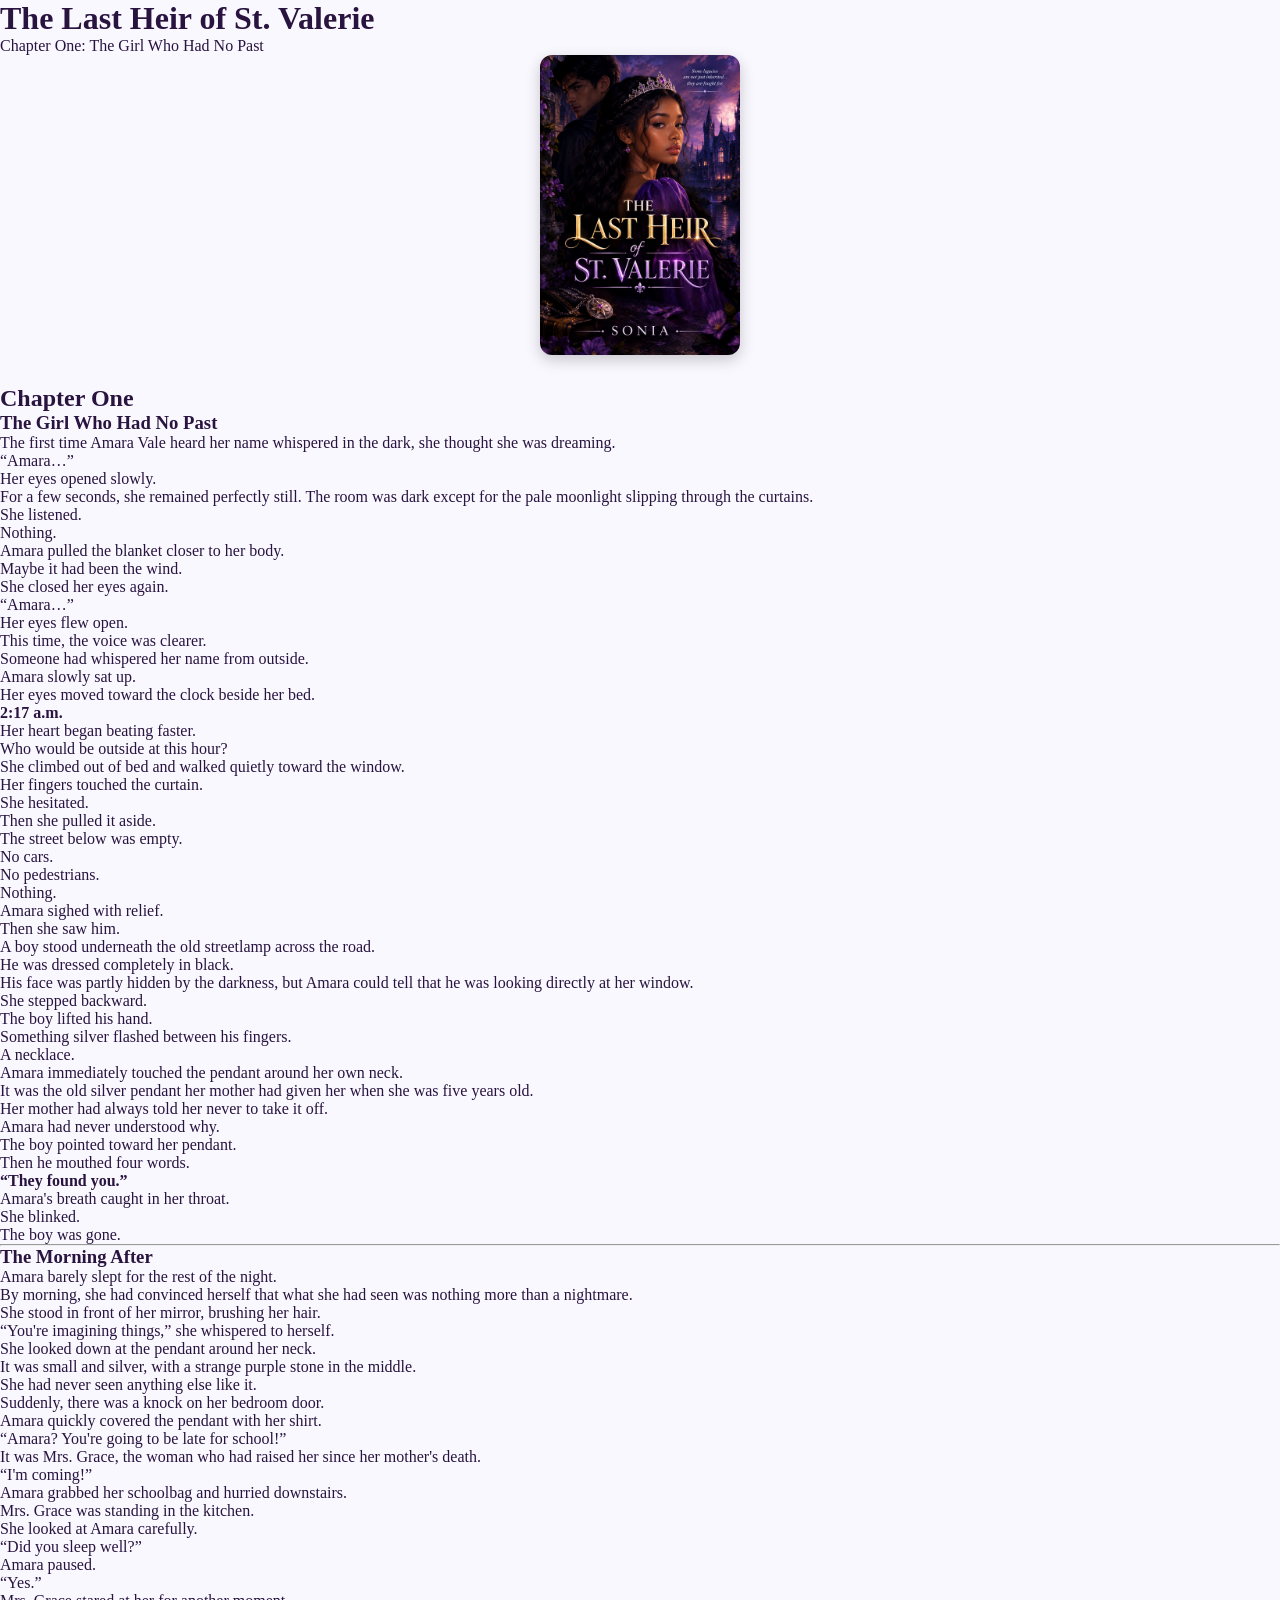
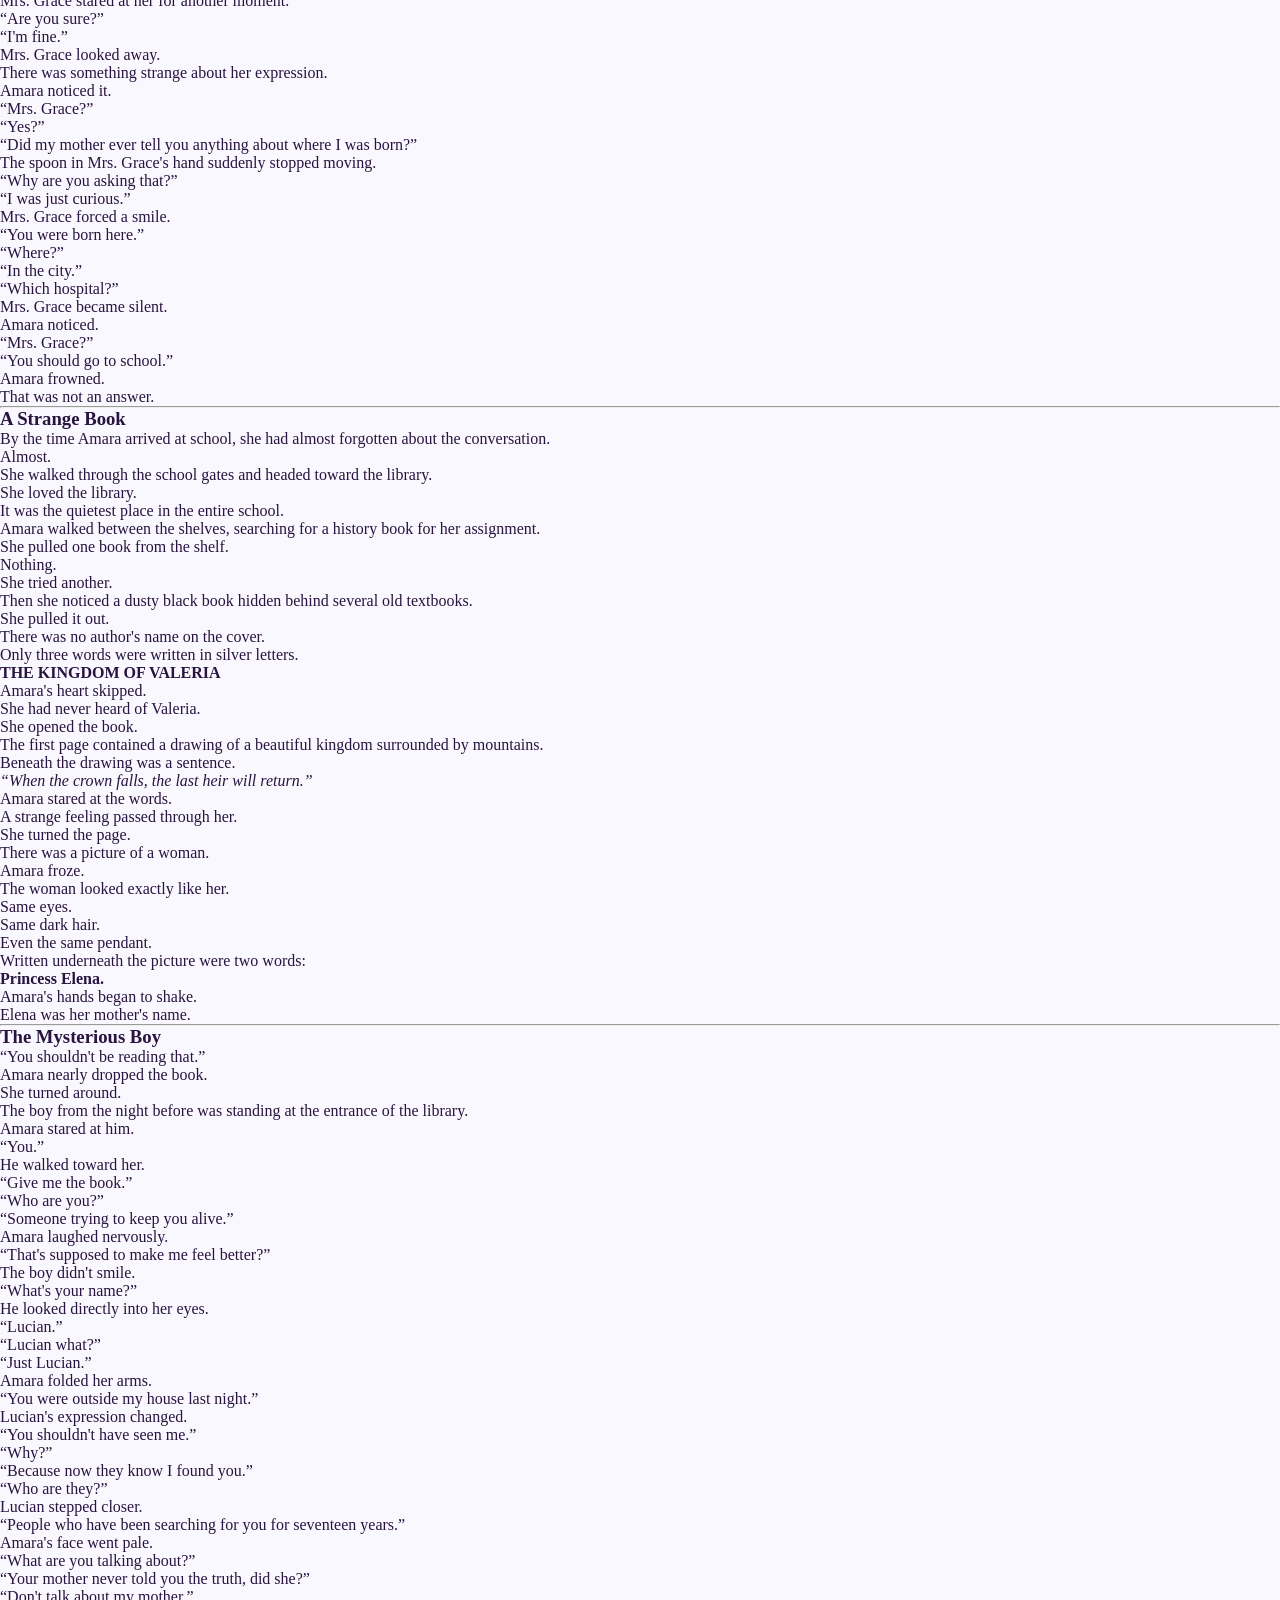
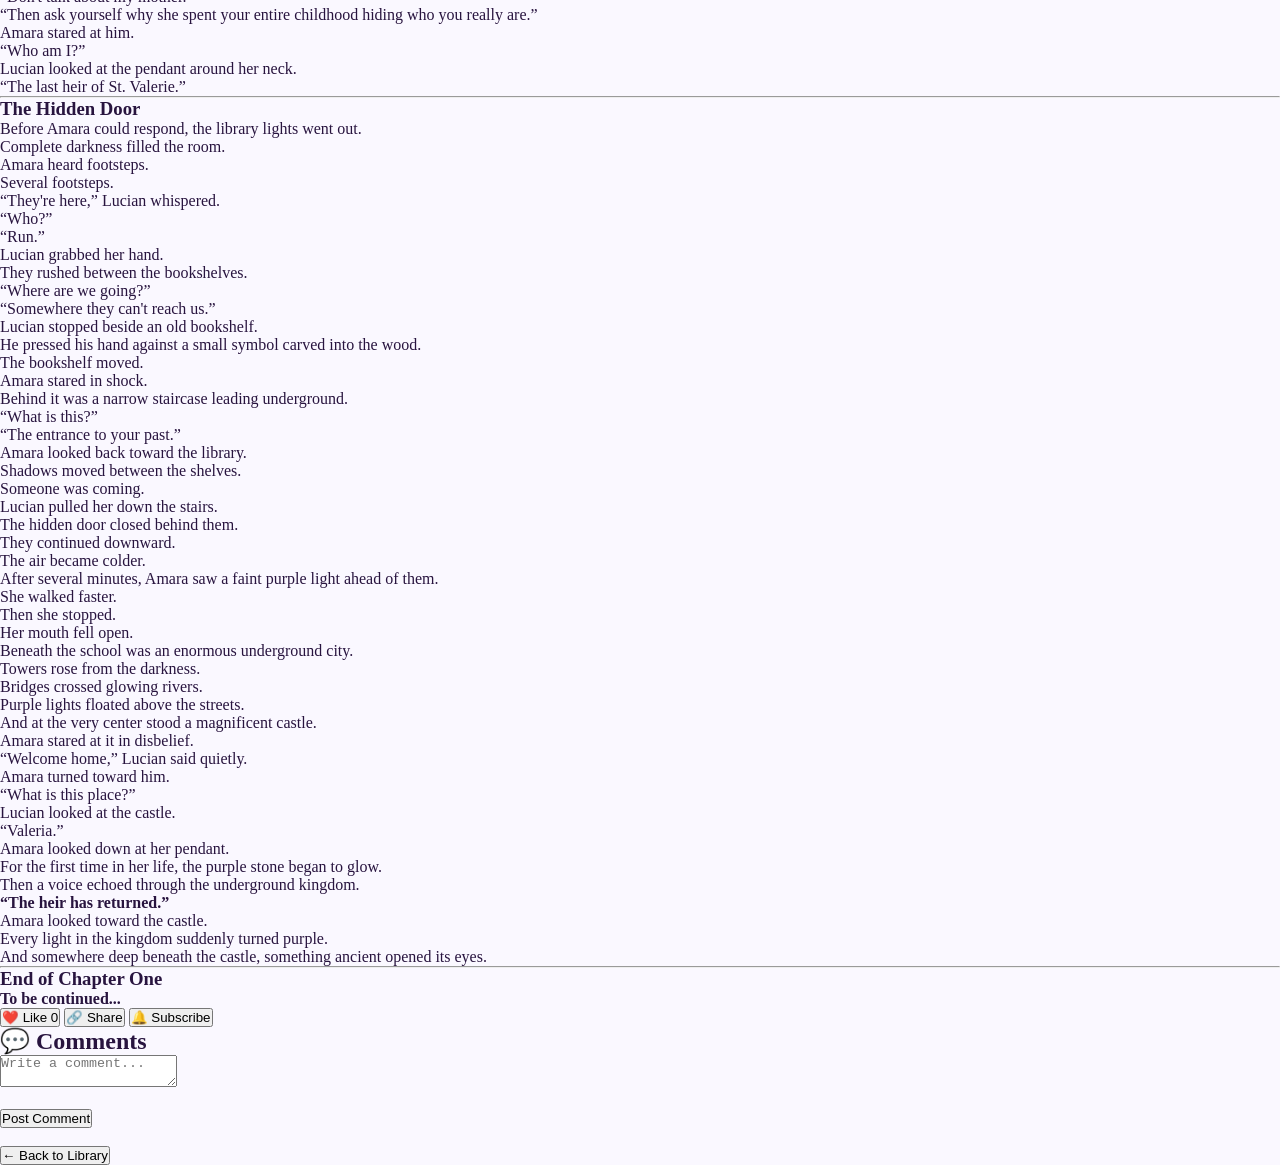
<file: novels/last-heir.html>
<!DOCTYPE html>
<html lang="en">

<head>
    <meta charset="UTF-8">

    <meta name="viewport"
          content="width=device-width, initial-scale=1.0">

    <title>The Last Heir of St. Valerie</title>

    <link rel="stylesheet" href="../style.css">
</head>

<body>

    <header>

        <h1>The Last Heir of St. Valerie</h1>

        <p>Chapter One: The Girl Who Had No Past</p>
    

    </header>


    <main class="chapter">

        <!-- BOOK COVER -->

        <img src="../images/last-heir.jpg"
             alt="The Last Heir of St. Valerie"
             class="story-cover" >

        <!-- CHAPTER TITLE -->

        <h2>Chapter One</h2>

        <h3>The Girl Who Had No Past</h3>


        <!-- STORY -->

        <p>
            The first time Amara Vale heard her name whispered in the dark,
            she thought she was dreaming.
        </p>

        <p>
            “Amara…”
        </p>

        <p>
            Her eyes opened slowly.
        </p>

        <p>
            For a few seconds, she remained perfectly still.
            The room was dark except for the pale moonlight
            slipping through the curtains.
        </p>

        <p>
            She listened.
        </p>

        <p>
            Nothing.
        </p>

        <p>
            Amara pulled the blanket closer to her body.
        </p>

        <p>
            Maybe it had been the wind.
        </p>

        <p>
            She closed her eyes again.
        </p>

        <p>
            “Amara…”
        </p>

        <p>
            Her eyes flew open.
        </p>

        <p>
            This time, the voice was clearer.
        </p>

        <p>
            Someone had whispered her name from outside.
        </p>

        <p>
            Amara slowly sat up.
        </p>

        <p>
            Her eyes moved toward the clock beside her bed.
        </p>

        <p>
            <strong>2:17 a.m.</strong>
        </p>

        <p>
            Her heart began beating faster.
        </p>

        <p>
            Who would be outside at this hour?
        </p>

        <p>
            She climbed out of bed and walked quietly toward
            the window.
        </p>

        <p>
            Her fingers touched the curtain.
        </p>

        <p>
            She hesitated.
        </p>

        <p>
            Then she pulled it aside.
        </p>

        <p>
            The street below was empty.
        </p>

        <p>
            No cars.
        </p>

        <p>
            No pedestrians.
        </p>

        <p>
            Nothing.
        </p>

        <p>
            Amara sighed with relief.
        </p>

        <p>
            Then she saw him.
        </p>

        <p>
            A boy stood underneath the old streetlamp
            across the road.
        </p>

        <p>
            He was dressed completely in black.
        </p>

        <p>
            His face was partly hidden by the darkness,
            but Amara could tell that he was looking directly
            at her window.
        </p>

        <p>
            She stepped backward.
        </p>

        <p>
            The boy lifted his hand.
        </p>

        <p>
            Something silver flashed between his fingers.
        </p>

        <p>
            A necklace.
        </p>

        <p>
            Amara immediately touched the pendant around
            her own neck.
        </p>

        <p>
            It was the old silver pendant her mother had given
            her when she was five years old.
        </p>

        <p>
            Her mother had always told her never to take it off.
        </p>

        <p>
            Amara had never understood why.
        </p>

        <p>
            The boy pointed toward her pendant.
        </p>

        <p>
            Then he mouthed four words.
        </p>

        <p>
            <strong>“They found you.”</strong>
        </p>

        <p>
            Amara's breath caught in her throat.
        </p>

        <p>
            She blinked.
        </p>

        <p>
            The boy was gone.
        </p>


        <hr>


        <h3>The Morning After</h3>


        <p>
            Amara barely slept for the rest of the night.
        </p>

        <p>
            By morning, she had convinced herself that what
            she had seen was nothing more than a nightmare.
        </p>

        <p>
            She stood in front of her mirror, brushing her hair.
        </p>

        <p>
            “You're imagining things,” she whispered to herself.
        </p>

        <p>
            She looked down at the pendant around her neck.
        </p>

        <p>
            It was small and silver, with a strange purple stone
            in the middle.
        </p>

        <p>
            She had never seen anything else like it.
        </p>

        <p>
            Suddenly, there was a knock on her bedroom door.
        </p>

        <p>
            Amara quickly covered the pendant with her shirt.
        </p>

        <p>
            “Amara? You're going to be late for school!”
        </p>

        <p>
            It was Mrs. Grace, the woman who had raised her
            since her mother's death.
        </p>

        <p>
            “I'm coming!”
        </p>

        <p>
            Amara grabbed her schoolbag and hurried downstairs.
        </p>

        <p>
            Mrs. Grace was standing in the kitchen.
        </p>

        <p>
            She looked at Amara carefully.
        </p>

        <p>
            “Did you sleep well?”
        </p>

        <p>
            Amara paused.
        </p>

        <p>
            “Yes.”
        </p>

        <p>
            Mrs. Grace stared at her for another moment.
        </p>

        <p>
            “Are you sure?”
        </p>

        <p>
            “I'm fine.”
        </p>

        <p>
            Mrs. Grace looked away.
        </p>

        <p>
            There was something strange about her expression.
        </p>

        <p>
            Amara noticed it.
        </p>

        <p>
            “Mrs. Grace?”
        </p>

        <p>
            “Yes?”
        </p>

        <p>
            “Did my mother ever tell you anything about where
            I was born?”
        </p>

        <p>
            The spoon in Mrs. Grace's hand suddenly stopped moving.
        </p>

        <p>
            “Why are you asking that?”
        </p>

        <p>
            “I was just curious.”
        </p>

        <p>
            Mrs. Grace forced a smile.
        </p>

        <p>
            “You were born here.”
        </p>

        <p>
            “Where?”
        </p>

        <p>
            “In the city.”
        </p>

        <p>
            “Which hospital?”
        </p>

        <p>
            Mrs. Grace became silent.
        </p>

        <p>
            Amara noticed.
        </p>

        <p>
            “Mrs. Grace?”
        </p>

        <p>
            “You should go to school.”
        </p>

        <p>
            Amara frowned.
        </p>

        <p>
            That was not an answer.
        </p>


        <hr>


        <h3>A Strange Book</h3>


        <p>
            By the time Amara arrived at school, she had almost
            forgotten about the conversation.
        </p>

        <p>
            Almost.
        </p>

        <p>
            She walked through the school gates and headed
            toward the library.
        </p>

        <p>
            She loved the library.
        </p>

        <p>
            It was the quietest place in the entire school.
        </p>

        <p>
            Amara walked between the shelves, searching for
            a history book for her assignment.
        </p>

        <p>
            She pulled one book from the shelf.
        </p>

        <p>
            Nothing.
        </p>

        <p>
            She tried another.
        </p>

        <p>
            Then she noticed a dusty black book hidden behind
            several old textbooks.
        </p>

        <p>
            She pulled it out.
        </p>

        <p>
            There was no author's name on the cover.
        </p>

        <p>
            Only three words were written in silver letters.
        </p>

        <p>
            <strong>THE KINGDOM OF VALERIA</strong>
        </p>

        <p>
            Amara's heart skipped.
        </p>

        <p>
            She had never heard of Valeria.
        </p>

        <p>
            She opened the book.
        </p>

        <p>
            The first page contained a drawing of a beautiful
            kingdom surrounded by mountains.
        </p>

        <p>
            Beneath the drawing was a sentence.
        </p>

        <p>
            <em>
                “When the crown falls, the last heir will return.”
            </em>
        </p>

        <p>
            Amara stared at the words.
        </p>

        <p>
            A strange feeling passed through her.
        </p>

        <p>
            She turned the page.
        </p>

        <p>
            There was a picture of a woman.
        </p>

        <p>
            Amara froze.
        </p>

        <p>
            The woman looked exactly like her.
        </p>

        <p>
            Same eyes.
        </p>

        <p>
            Same dark hair.
        </p>

        <p>
            Even the same pendant.
        </p>

        <p>
            Written underneath the picture were two words:
        </p>

        <p>
            <strong>Princess Elena.</strong>
        </p>

        <p>
            Amara's hands began to shake.
        </p>

        <p>
            Elena was her mother's name.
        </p>


        <hr>


        <h3>The Mysterious Boy</h3>


        <p>
            “You shouldn't be reading that.”
        </p>

        <p>
            Amara nearly dropped the book.
        </p>

        <p>
            She turned around.
        </p>

        <p>
            The boy from the night before was standing
            at the entrance of the library.
        </p>

        <p>
            Amara stared at him.
        </p>

        <p>
            “You.”
        </p>

        <p>
            He walked toward her.
        </p>

        <p>
            “Give me the book.”
        </p>

        <p>
            “Who are you?”
        </p>

        <p>
            “Someone trying to keep you alive.”
        </p>

        <p>
            Amara laughed nervously.
        </p>

        <p>
            “That's supposed to make me feel better?”
        </p>

        <p>
            The boy didn't smile.
        </p>

        <p>
            “What's your name?”
        </p>

        <p>
            He looked directly into her eyes.
        </p>

        <p>
            “Lucian.”
        </p>

        <p>
            “Lucian what?”
        </p>

        <p>
            “Just Lucian.”
        </p>

        <p>
            Amara folded her arms.
        </p>

        <p>
            “You were outside my house last night.”
        </p>

        <p>
            Lucian's expression changed.
        </p>

        <p>
            “You shouldn't have seen me.”
        </p>

        <p>
            “Why?”
        </p>

        <p>
            “Because now they know I found you.”
        </p>

        <p>
            “Who are they?”
        </p>

        <p>
            Lucian stepped closer.
        </p>

        <p>
            “People who have been searching for you for seventeen years.”
        </p>

        <p>
            Amara's face went pale.
        </p>

        <p>
            “What are you talking about?”
        </p>

        <p>
            “Your mother never told you the truth, did she?”
        </p>

        <p>
            “Don't talk about my mother.”
        </p>

        <p>
            “Then ask yourself why she spent your entire childhood
            hiding who you really are.”
        </p>

        <p>
            Amara stared at him.
        </p>

        <p>
            “Who am I?”
        </p>

        <p>
            Lucian looked at the pendant around her neck.
        </p>

        <p>
            “The last heir of St. Valerie.”
        </p>


        <hr>


        <h3>The Hidden Door</h3>


        <p>
            Before Amara could respond, the library lights went out.
        </p>

        <p>
            Complete darkness filled the room.
        </p>

        <p>
            Amara heard footsteps.
        </p>

        <p>
            Several footsteps.
        </p>

        <p>
            “They're here,” Lucian whispered.
        </p>

        <p>
            “Who?”
        </p>

        <p>
            “Run.”
        </p>

        <p>
            Lucian grabbed her hand.
        </p>

        <p>
            They rushed between the bookshelves.
        </p>

        <p>
            “Where are we going?”
        </p>

        <p>
            “Somewhere they can't reach us.”
        </p>

        <p>
            Lucian stopped beside an old bookshelf.
        </p>

        <p>
            He pressed his hand against a small symbol carved
            into the wood.
        </p>

        <p>
            The bookshelf moved.
        </p>

        <p>
            Amara stared in shock.
        </p>

        <p>
            Behind it was a narrow staircase leading underground.
        </p>

        <p>
            “What is this?”
        </p>

        <p>
            “The entrance to your past.”
        </p>

        <p>
            Amara looked back toward the library.
        </p>

        <p>
            Shadows moved between the shelves.
        </p>

        <p>
            Someone was coming.
        </p>

        <p>
            Lucian pulled her down the stairs.
        </p>

        <p>
            The hidden door closed behind them.
        </p>

        <p>
            They continued downward.
        </p>

        <p>
            The air became colder.
        </p>

        <p>
            After several minutes, Amara saw a faint purple light
            ahead of them.
        </p>

        <p>
            She walked faster.
        </p>

        <p>
            Then she stopped.
        </p>

        <p>
            Her mouth fell open.
        </p>

        <p>
            Beneath the school was an enormous underground city.
        </p>

        <p>
            Towers rose from the darkness.
        </p>

        <p>
            Bridges crossed glowing rivers.
        </p>

        <p>
            Purple lights floated above the streets.
        </p>

        <p>
            And at the very center stood a magnificent castle.
        </p>

        <p>
            Amara stared at it in disbelief.
        </p>

        <p>
            “Welcome home,” Lucian said quietly.
        </p>

        <p>
            Amara turned toward him.
        </p>

        <p>
            “What is this place?”
        </p>

        <p>
            Lucian looked at the castle.
        </p>

        <p>
            “Valeria.”
        </p>

        <p>
            Amara looked down at her pendant.
        </p>

        <p>
            For the first time in her life, the purple stone
            began to glow.
        </p>

        <p>
            Then a voice echoed through the underground kingdom.
        </p>

        <p>
            <strong>
                “The heir has returned.”
            </strong>
        </p>

        <p>
            Amara looked toward the castle.
        </p>

        <p>
            Every light in the kingdom suddenly turned purple.
        </p>

        <p>
            And somewhere deep beneath the castle,
            something ancient opened its eyes.
        </p>


        <hr>


        <h3>End of Chapter One</h3>

        <p>
            <strong>
                To be continued...
            </strong>
        </p>


        <!-- ACTION BUTTONS -->

        <div class="story-actions">

            <button onclick="likeNovel()">
                ❤️ Like <span id="likeCount">0</span>
            </button>

            <button onclick="shareNovel()">
                🔗 Share
            </button>

            <button onclick="subscribeNovel()">
                🔔 Subscribe
            </button>

        </div>


        <!-- COMMENTS -->

        <div class="comments">

            <h2>💬 Comments</h2>

            <textarea
                id="commentBox"
                placeholder="Write a comment..."
            ></textarea>

            <br><br>

            <button onclick="addComment()">
                Post Comment
            </button>

            <div id="commentsList"></div>

        </div>


        <br>


        <!-- BACK BUTTON -->

        <a href="../index.html">

            <button>
                ← Back to Library
            </button>

        </a>

    </main>


    <script src="../script.js"></script>

</body>

</html>
</file>
<file: style.css>
* {
    box-sizing: border-box;
    margin: 0;
    padding: 0;
}


html {
    scroll-behavior: smooth;
}


body {
    font-family: Georgia, "Times New Roman", serif;
    background: #faf8ff;
    color: #28143f;
}



/* =========================
   HEADER
========================= */

.main-header {
    height: 85px;

    padding: 10px 5%;

    background: #241033;

    color: white;

    display: flex;
    align-items: center;
    justify-content: space-between;

    position: sticky;
    top: 0;

    z-index: 100;
}


.logo {
    display: flex;
    align-items: center;

    gap: 12px;
}


.book-logo {
    font-size: 48px;
    color: #d49aff;
}


.logo-name {
    font-size: 42px;
    font-style: italic;
    color: #d59cff;
    line-height: 35px;
}


.logo-subtitle {
    font-size: 20px;
    letter-spacing: 3px;
    color: white;
}


.logo-motto {
    font-size: 12px;
    font-style: italic;
    color: #d8b5e8;

    margin-top: 4px;
}


nav {
    display: flex;
    align-items: center;
    gap: 12px;
}


nav a {
    color: white;

    text-decoration: none;

    font-family: Arial, sans-serif;
    font-size: 15px;
    font-weight: bold;

    padding: 12px 18px;

    border-radius: 25px;

    transition: 0.3s;
}


nav a:hover,
nav a.active {
    background: #e1a8ff;
    color: #3b155d;
}


.header-icons {
    display: flex;
    gap: 20px;

    font-family: Arial, sans-serif;

    font-size: 30px;

    color: #d9a2ff;
}



/* =========================
   HERO
========================= */

.hero {
    min-height: 305px;

    display: flex;
    justify-content: center;
    align-items: center;

    text-align: center;

    position: relative;

    background:
        radial-gradient(
            circle at 20% 40%,
            #7544a0,
            transparent 35%
        ),
        radial-gradient(
            circle at 80% 30%,
            #8e5abb,
            transparent 30%
        ),
        linear-gradient(
            135deg,
            #28123e,
            #6d3c91,
            #291239
        );

    color: white;

    overflow: hidden;
}


.hero::before {
    content: "ROMANCE     FANTASY     MYSTERY     HORROR";

    position: absolute;

    left: 3%;
    top: 55px;

    font-family: Georgia, serif;

    font-size: 20px;

    line-height: 2.8;

    color: rgba(255,255,255,0.18);

    transform: rotate(-8deg);

    letter-spacing: 2px;
}


.hero::after {
    content: "JUST ONE MORE CHAPTER...";

    position: absolute;

    right: 4%;
    bottom: 40px;

    font-family: Georgia, serif;

    font-style: italic;

    font-size: 23px;

    color: rgba(255,255,255,0.25);

    transform: rotate(8deg);
}


.hero-overlay {
    position: relative;

    z-index: 2;

    max-width: 850px;
}


.hero-welcome {
    font-size: 35px;

    font-style: italic;

    color: #e5b8ff;

    margin-bottom: 5px;
}


.hero h1 {
    font-size: 52px;

    color: white;

    margin-bottom: 12px;

    text-shadow:
        0 3px 15px rgba(0,0,0,0.4);
}


.hero-description {
    font-family: Arial, sans-serif;

    font-size: 18px;

    line-height: 1.6;
}


.hero-decoration {
    margin-top: 20px;

    color: #e5a8ff;

    font-size: 22px;
}



/* =========================
   SEARCH
========================= */

.search-section {
    max-width: 1170px;

    margin: -36px auto 35px;

    padding: 18px 25px;

    background: linear-gradient(
        135deg,
        #7040a0,
        #4f247c
    );

    border-radius: 25px;

    box-shadow:
        0 10px 30px rgba(54, 20, 85, 0.3);

    display: grid;

    grid-template-columns: 1.6fr 0.8fr 0.8fr;

    gap: 20px;

    position: relative;

    z-index: 10;
}


.search-box,
.filter-box {
    height: 54px;

    background: white;

    border-radius: 30px;

    display: flex;

    align-items: center;

    padding: 0 20px;

    color: #583078;
}


.search-icon {
    font-size: 28px;

    margin-right: 10px;
}


.search-box input {
    width: 100%;

    border: none;

    outline: none;

    font-size: 16px;

    color: #41245b;

    font-family: Arial, sans-serif;
}


.filter-box {
    gap: 12px;
}


.filter-box span {
    color: #7540a3;

    font-size: 20px;
}


.filter-box select {
    width: 100%;

    border: none;

    outline: none;

    background: transparent;

    color: #49305f;

    font-size: 15px;

    font-family: Arial, sans-serif;
}



/* =========================
   SECTION TITLES
========================= */

.section-title {
    display: flex;

    align-items: center;

    justify-content: center;

    gap: 25px;

    margin-bottom: 30px;
}


.section-title span {
    color: #9562c7;

    font-size: 22px;
}


.section-title h2 {
    color: #563083;

    font-size: 36px;

    text-align: center;
}



/* =========================
   FEATURED NOVELS
========================= */

.featured-section {
    max-width: 1180px;

    margin: 0 auto;

    padding: 20px;
}


.novel-grid {
    display: grid;

    grid-template-columns: repeat(2, 1fr);

    gap: 25px;
}


.novel-card {
    background: white;

    border: 1px solid #e4d7ee;

    border-radius: 15px;

    padding: 16px;

    display: flex;

    gap: 20px;

    box-shadow:
        0 5px 20px rgba(73, 37, 102, 0.1);

    transition: 0.3s;
}


.novel-card:hover {
    transform: translateY(-5px);

    box-shadow:
        0 12px 30px rgba(73, 37, 102, 0.18);
}


.novel-card > img {
    width: 210px;

    height: 305px;

    object-fit: cover;

    border-radius: 10px;

    flex-shrink: 0;
}


.novel-content {
    padding: 8px 0;

    display: flex;

    flex-direction: column;

    justify-content: center;
}


.novel-content h3 {
    color: #24133b;

    font-size: 27px;

    line-height: 1.2;

    margin-bottom: 12px;
}


.tags {
    display: flex;

    flex-wrap: wrap;

    gap: 8px;

    margin-bottom: 12px;
}


.tag {
    padding: 7px 15px;

    border-radius: 20px;

    font-family: Arial, sans-serif;

    font-size: 13px;

    font-weight: bold;
}


.fantasy {
    background: #7040c4;
    color: white;
}


.romance {
    background: #f19bc0;
    color: white;
}


.mystery {
    background: #d9cdf9;
    color: #4d3670;
}


.drama {
    background: #d6c8f2;
    color: #50367a;
}


.contemporary {
    background: #d8cff6;
    color: #513a79;
}


.year {
    color: #49345f;

    font-family: Arial, sans-serif;

    font-size: 15px;

    margin-bottom: 12px;
}


.description {
    color: #493b55;

    font-family: Arial, sans-serif;

    font-size: 15px;

    line-height: 1.6;

    margin-bottom: 15px;
}


.read-button {
    display: block;

    text-align: center;

    text-decoration: none;

    background: linear-gradient(
        90deg,
        #7341ae,
        #8c4ec4
    );

    color: white;

    padding: 13px 20px;

    border-radius: 25px;

    font-family: Arial, sans-serif;

    font-weight: bold;

    transition: 0.3s;
}


.read-button:hover {
    transform: scale(1.03);

    background: #552787;
}


.novel-actions {
    display: flex;

    justify-content: space-between;

    gap: 5px;

    margin-top: 14px;
}


.novel-actions button {
    background: transparent;

    border: none;

    color: #5e3981;

    cursor: pointer;

    font-size: 13px;

    font-family: Arial, sans-serif;
}



/* =========================
   GENRES
========================= */

.genres-section {
    max-width: 1180px;

    margin: 30px auto 50px;

    padding: 20px;
}


.genre-grid {
    display: grid;

    grid-template-columns:
        repeat(9, 1fr);

    gap: 12px;
}


.genre-box {
    min-height: 105px;

    border: none;

    border-radius: 15px;

    background: #f0e8ff;

    color: #59318a;

    cursor: pointer;

    display: flex;

    flex-direction: column;

    align-items: center;

    justify-content: center;

    gap: 10px;

    font-family: Arial, sans-serif;

    transition: 0.3s;
}


.genre-box strong {
    font-size: 30px;
}


.genre-box span {
    font-size: 13px;

    font-weight: bold;
}


.genre-box:hover {
    transform: translateY(-6px);

    box-shadow:
        0 8px 20px rgba(82, 42, 120, 0.2);

    background: #e6d5ff;
}



/* =========================
   ABOUT
========================= */

.about-section {
    max-width: 900px;

    margin: 50px auto;

    padding: 45px 25px;

    text-align: center;

    background: white;

    border-radius: 20px;

    box-shadow:
        0 5px 20px rgba(70, 35, 100, 0.1);
}


.about-section h2 {
    color: #583184;

    font-size: 30px;

    margin-bottom: 15px;
}


.about-section p {
    font-family: Arial, sans-serif;

    line-height: 1.8;

    color: #5d5365;
}



/* =========================
   FOOTER
========================= */

.site-footer {
    margin-top: 50px;

    background: #241033;

    color: white;

    text-align: center;

    padding: 35px 20px;

    position: relative;
}


.footer-logo {
    color: #d69cff;

    font-size: 24px;

    margin-bottom: 8px;
}


.site-footer > p {
    font-family: Arial, sans-serif;

    color: #d7c5e5;

    font-size: 14px;
}


.footer-links {
    display: flex;

    justify-content: center;

    flex-wrap: wrap;

    gap: 25px;

    margin: 20px 0;
}


.footer-links a {
    color: white;

    text-decoration: none;

    font-family: Arial, sans-serif;

    font-size: 14px;
}


.footer-links a:hover {
    color: #d69cff;
}


.copyright {
    font-size: 12px !important;

    color: #a997b6 !important;
}


.footer-ending {
    position: absolute;

    right: 5%;

    bottom: 30px;

    color: #bd8ce0 !important;

    font-style: italic;
}



/* =========================
   MOBILE
========================= */

@media (max-width: 900px) {

    .main-header {
        height: auto;

        flex-wrap: wrap;

        justify-content: center;

        gap: 15px;
    }


    .header-icons {
        display: none;
    }


    .search-section {
        grid-template-columns: 1fr;

        margin-left: 15px;

        margin-right: 15px;
    }


    .novel-grid {
        grid-template-columns: 1fr;
    }


    .genre-grid {
        grid-template-columns:
            repeat(3, 1fr);
    }

}


@media (max-width: 600px) {

    .logo-name {
        font-size: 30px;
    }


    .logo-subtitle {
        font-size: 14px;
    }


    nav {
        gap: 4px;
    }


    nav a {
        font-size: 12px;

        padding: 8px 10px;
    }


    .hero {
        min-height: 280px;
    }


    .hero h1 {
        font-size: 35px;
    }


    .hero-welcome {
        font-size: 27px;
    }


    .hero-description {
        font-size: 15px;

        padding: 0 20px;
    }


    .novel-card {
        flex-direction: column;

        align-items: center;

        text-align: center;
    }


    .novel-card > img {
        width: 200px;

        height: 290px;
    }


    .novel-content {
        width: 100%;
    }


    .tags {
        justify-content: center;
    }


    .novel-actions {
        justify-content: center;

        flex-wrap: wrap;

        gap: 15px;
    }


    .section-title h2 {
        font-size: 28px;
    }


    .section-title span {
        display: none;
    }


    .genre-grid {
        grid-template-columns:
            repeat(2, 1fr);
    }


    .footer-ending {
        position: static;

        margin-top: 15px;
    }

}
.story-cover {
    display: block;
    width: 200px;
    max-width: 80%;
    height: auto;
    margin: 0 auto 30px;
    border-radius: 12px;
    box-shadow: 0 5px 15px rgba(0,0,0,0.2);
}

/* Make the cover smaller on phones */
@media (max-width: 600px) {
    .story-cover {
        width: 160px;
        max-width: 70%;
    }
}
.contact-section {
    max-width: 800px;
    margin: 60px auto;
    padding: 45px 25px;
    text-align: center;
    background: white;
    border-radius: 20px;
    box-shadow: 0 5px 20px rgba(70, 35, 100, 0.12);
}

.contact-section h2 {
    color: #583184;
    font-size: 32px;
    margin-bottom: 15px;
}

.contact-section p {
    font-family: Arial, sans-serif;
    color: #5d5365;
    line-height: 1.7;
    margin-bottom: 25px;
}

.whatsapp-button {
    display: inline-block;
    background: #25D366;
    color: white;
    padding: 14px 25px;
    border-radius: 30px;
    text-decoration: none;
    font-family: Arial, sans-serif;
    font-weight: bold;
    transition: 0.3s;
}

.whatsapp-button:hover {
    transform: translateY(-3px);
    box-shadow: 0 8px 20px rgba(37, 211, 102, 0.3);
}
</file>
